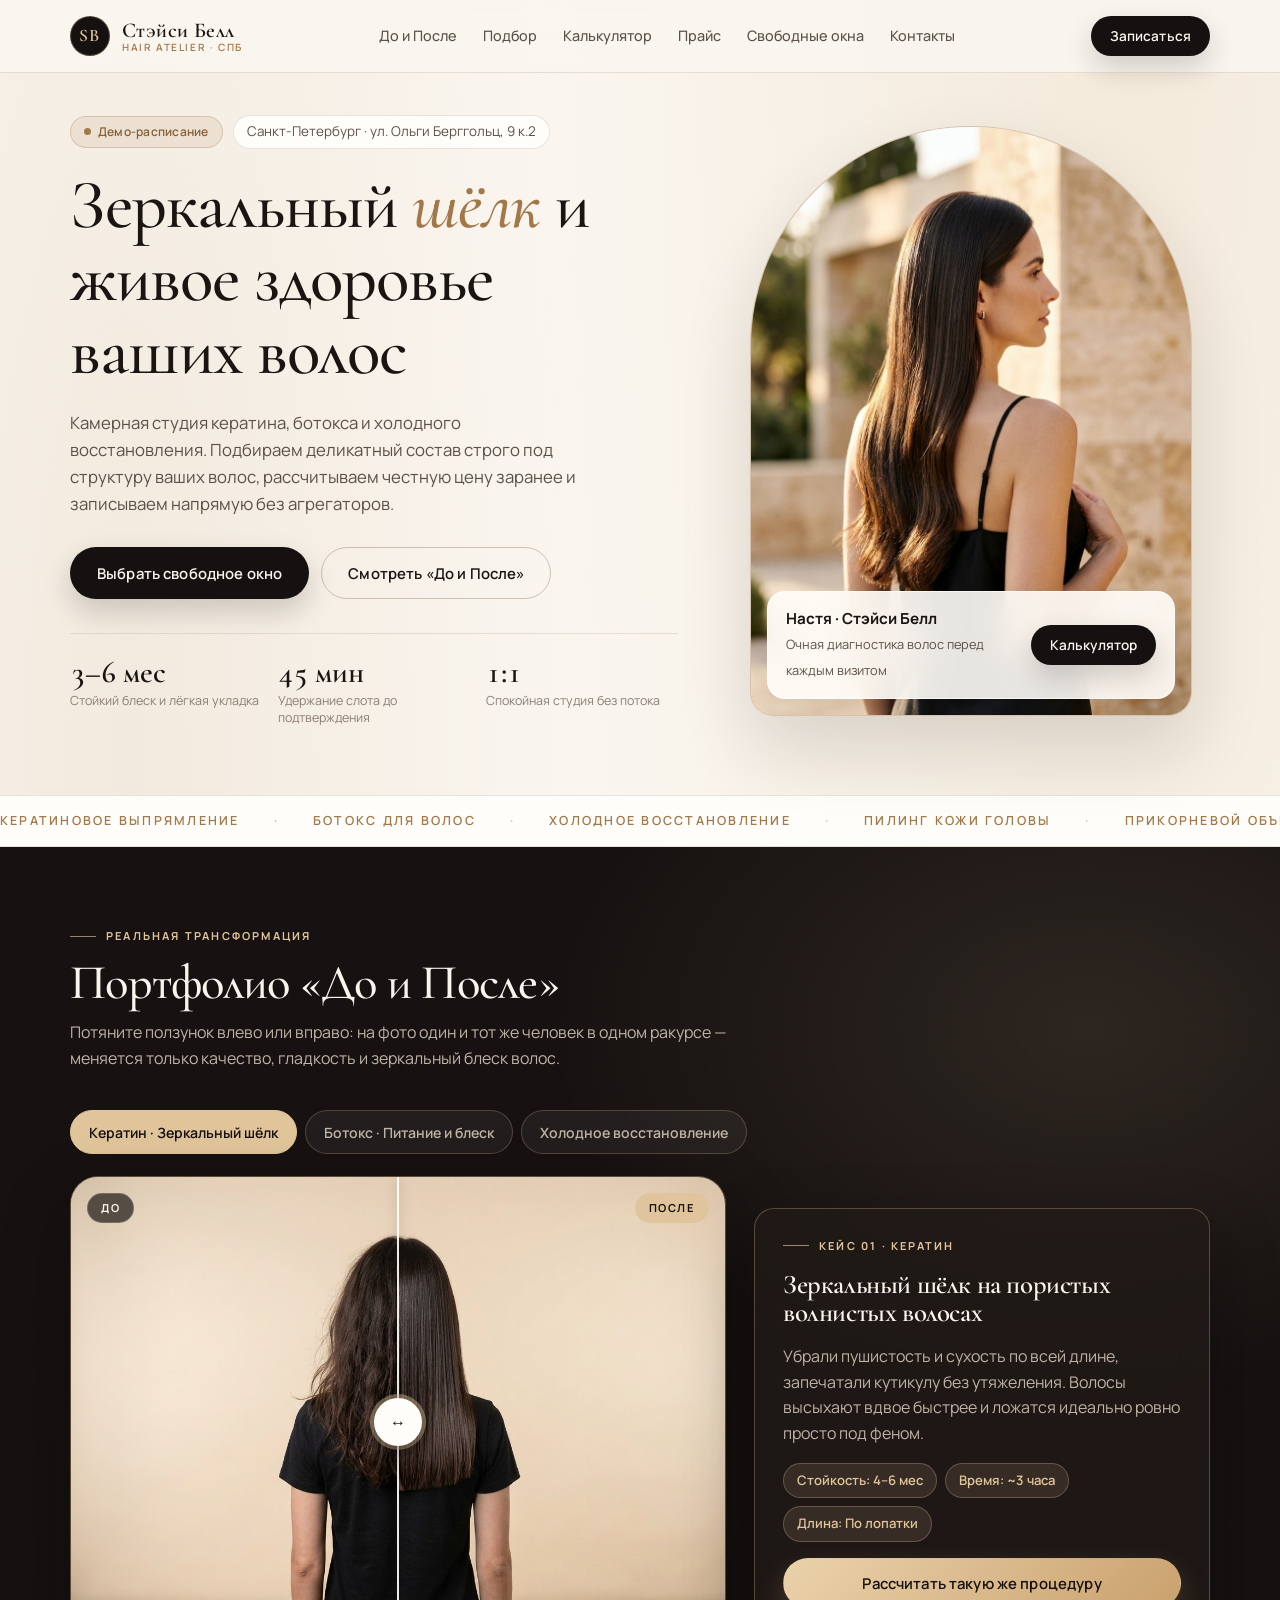
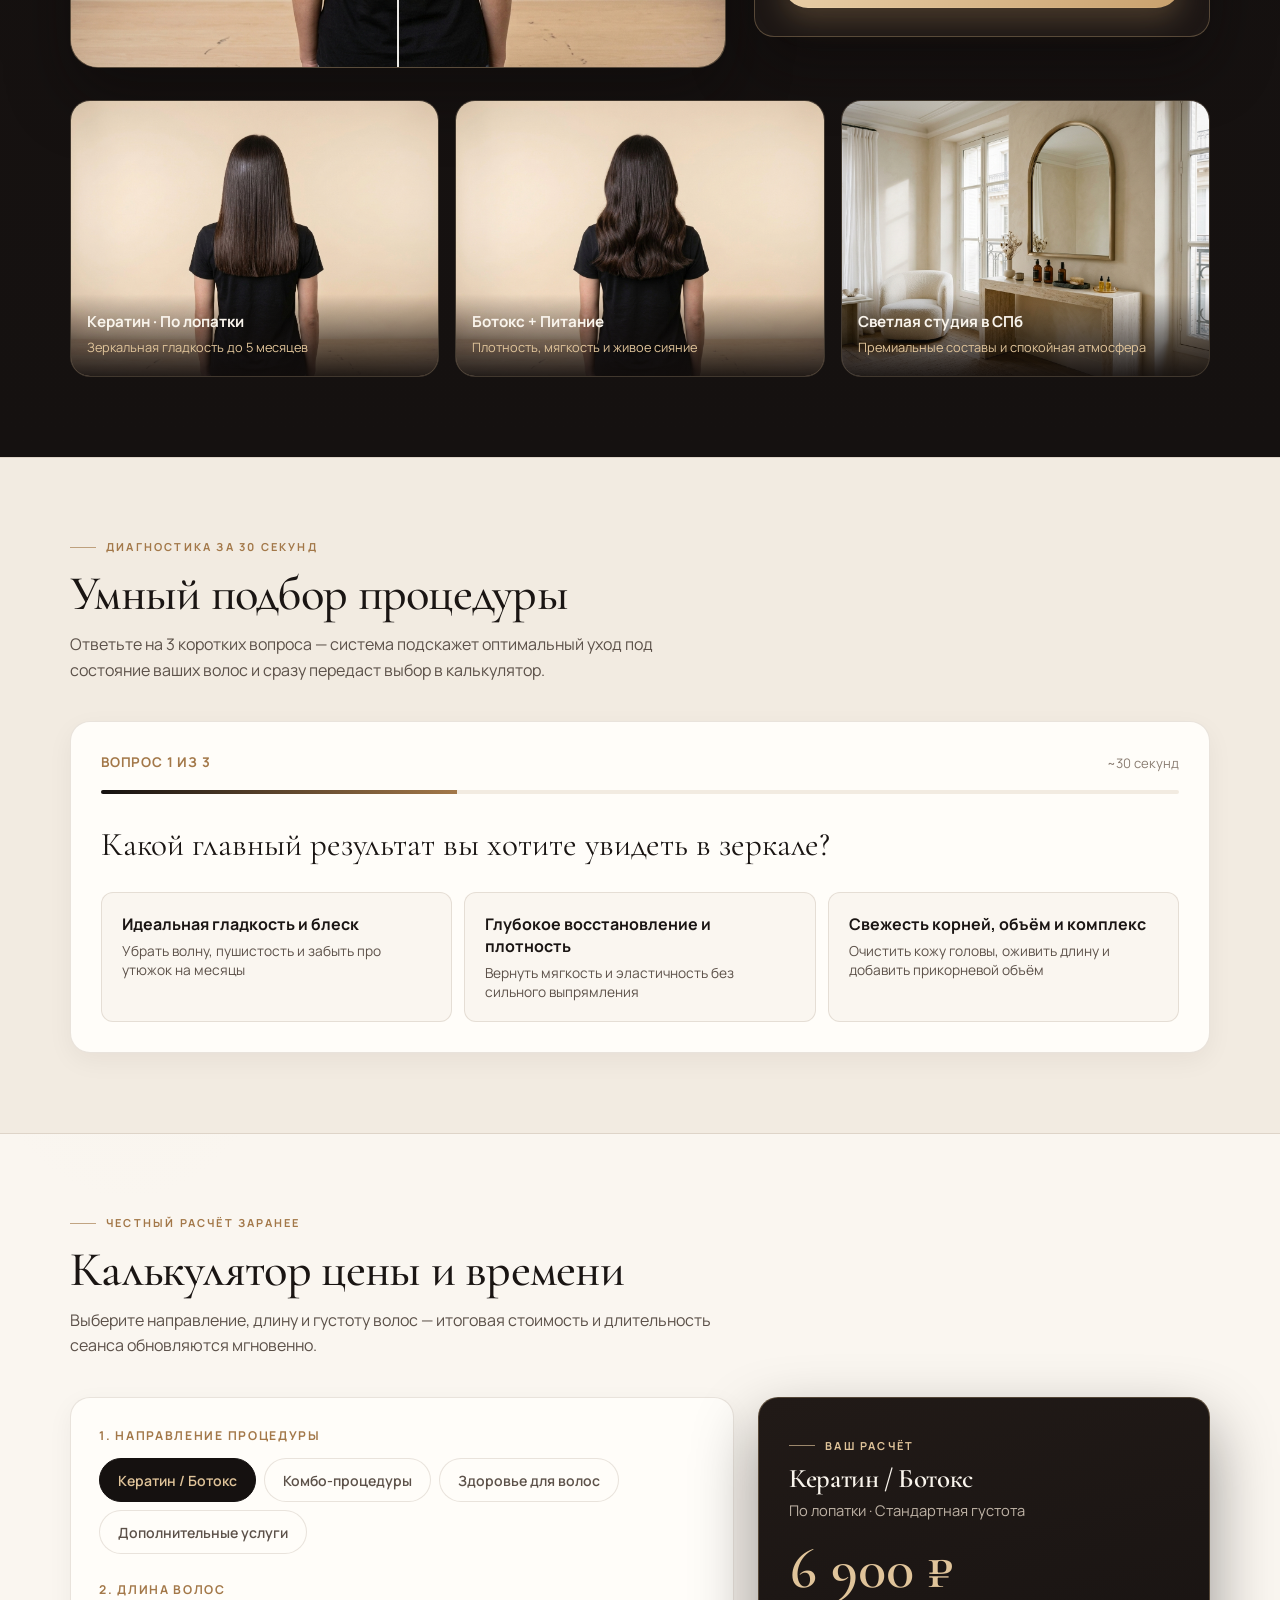
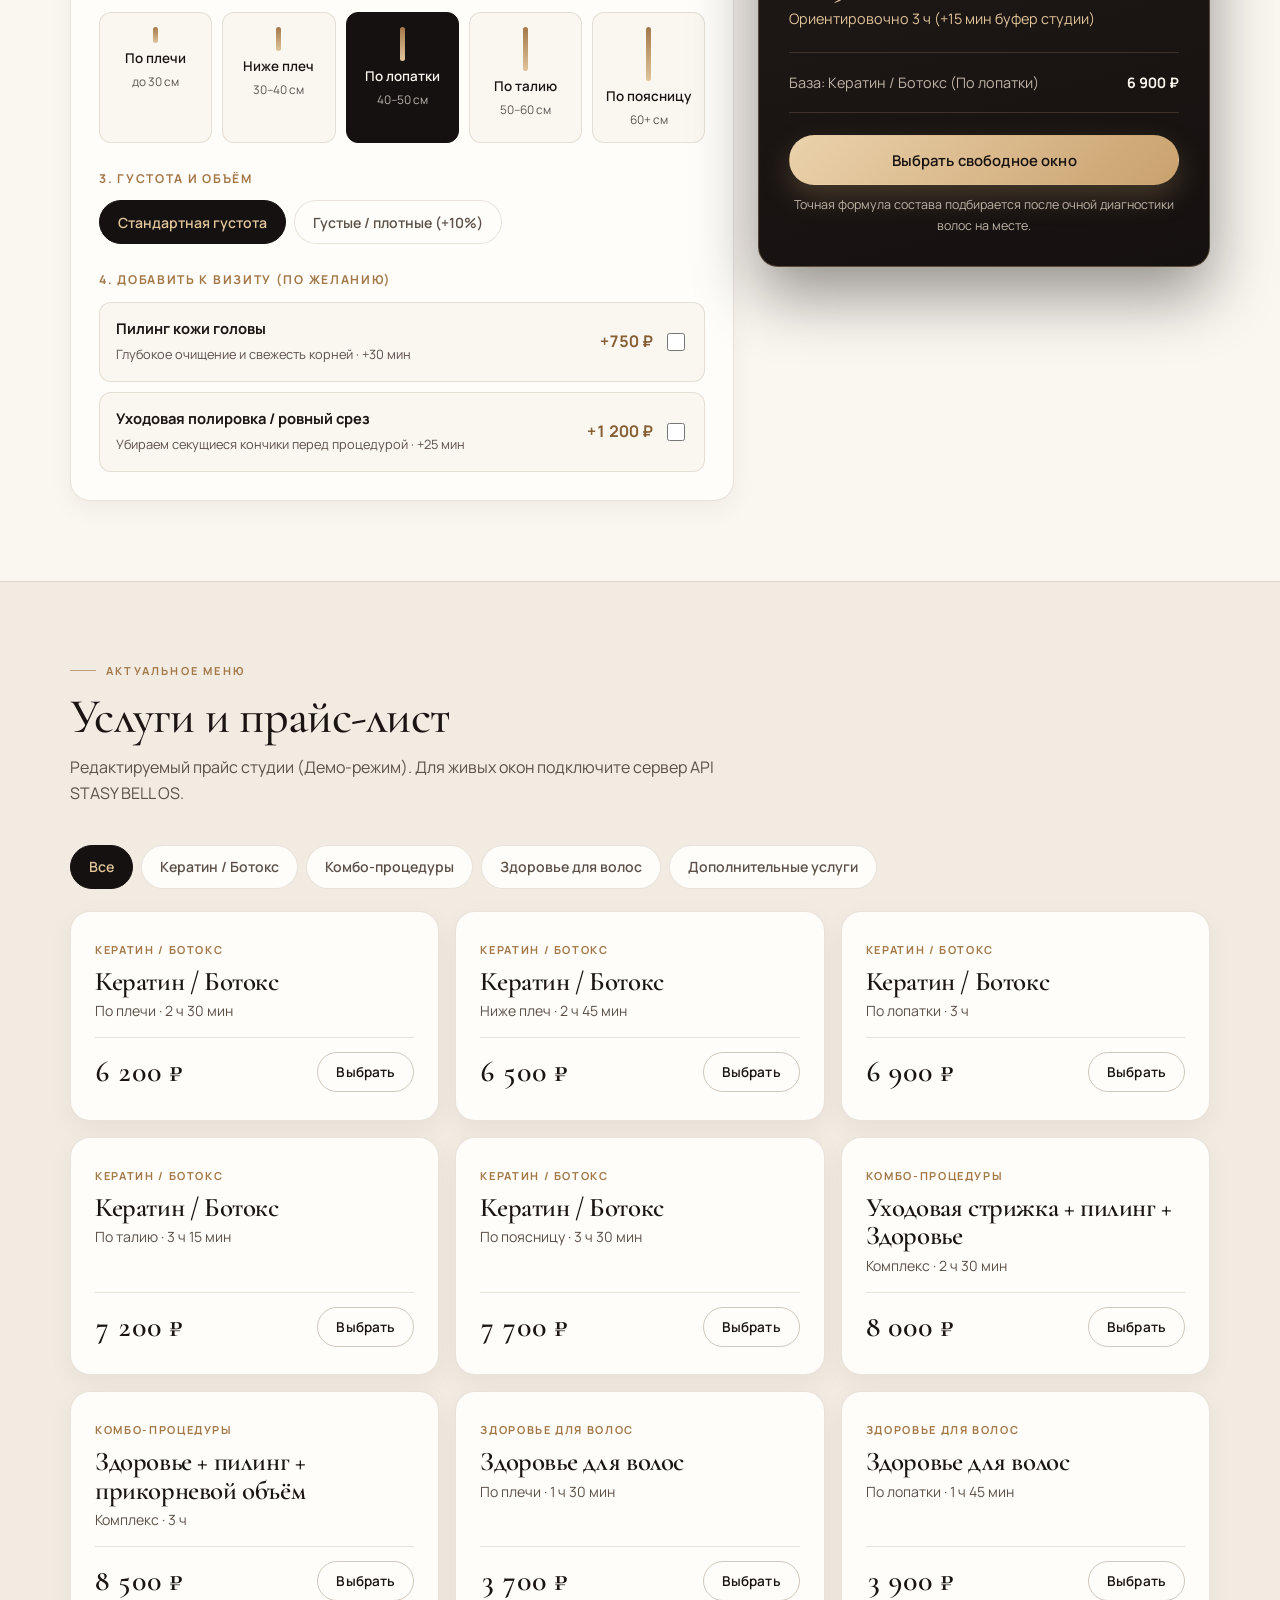
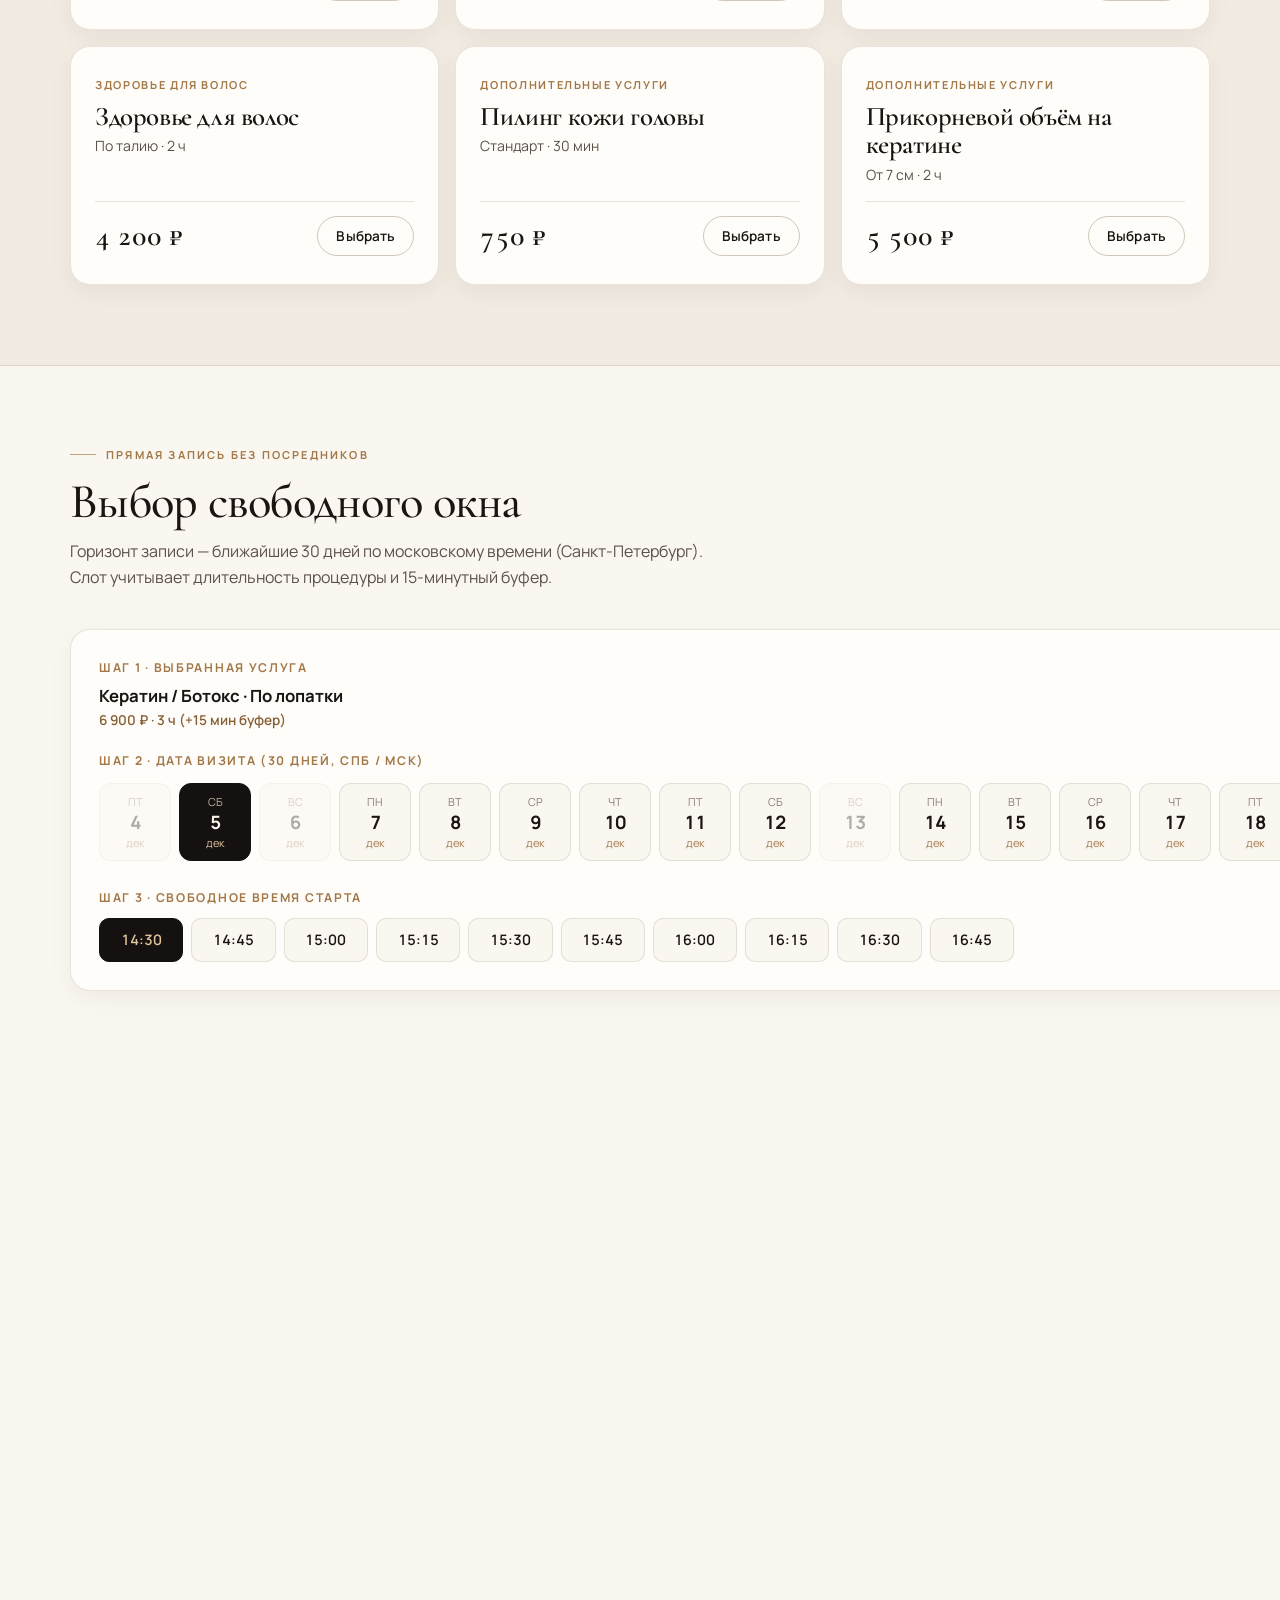
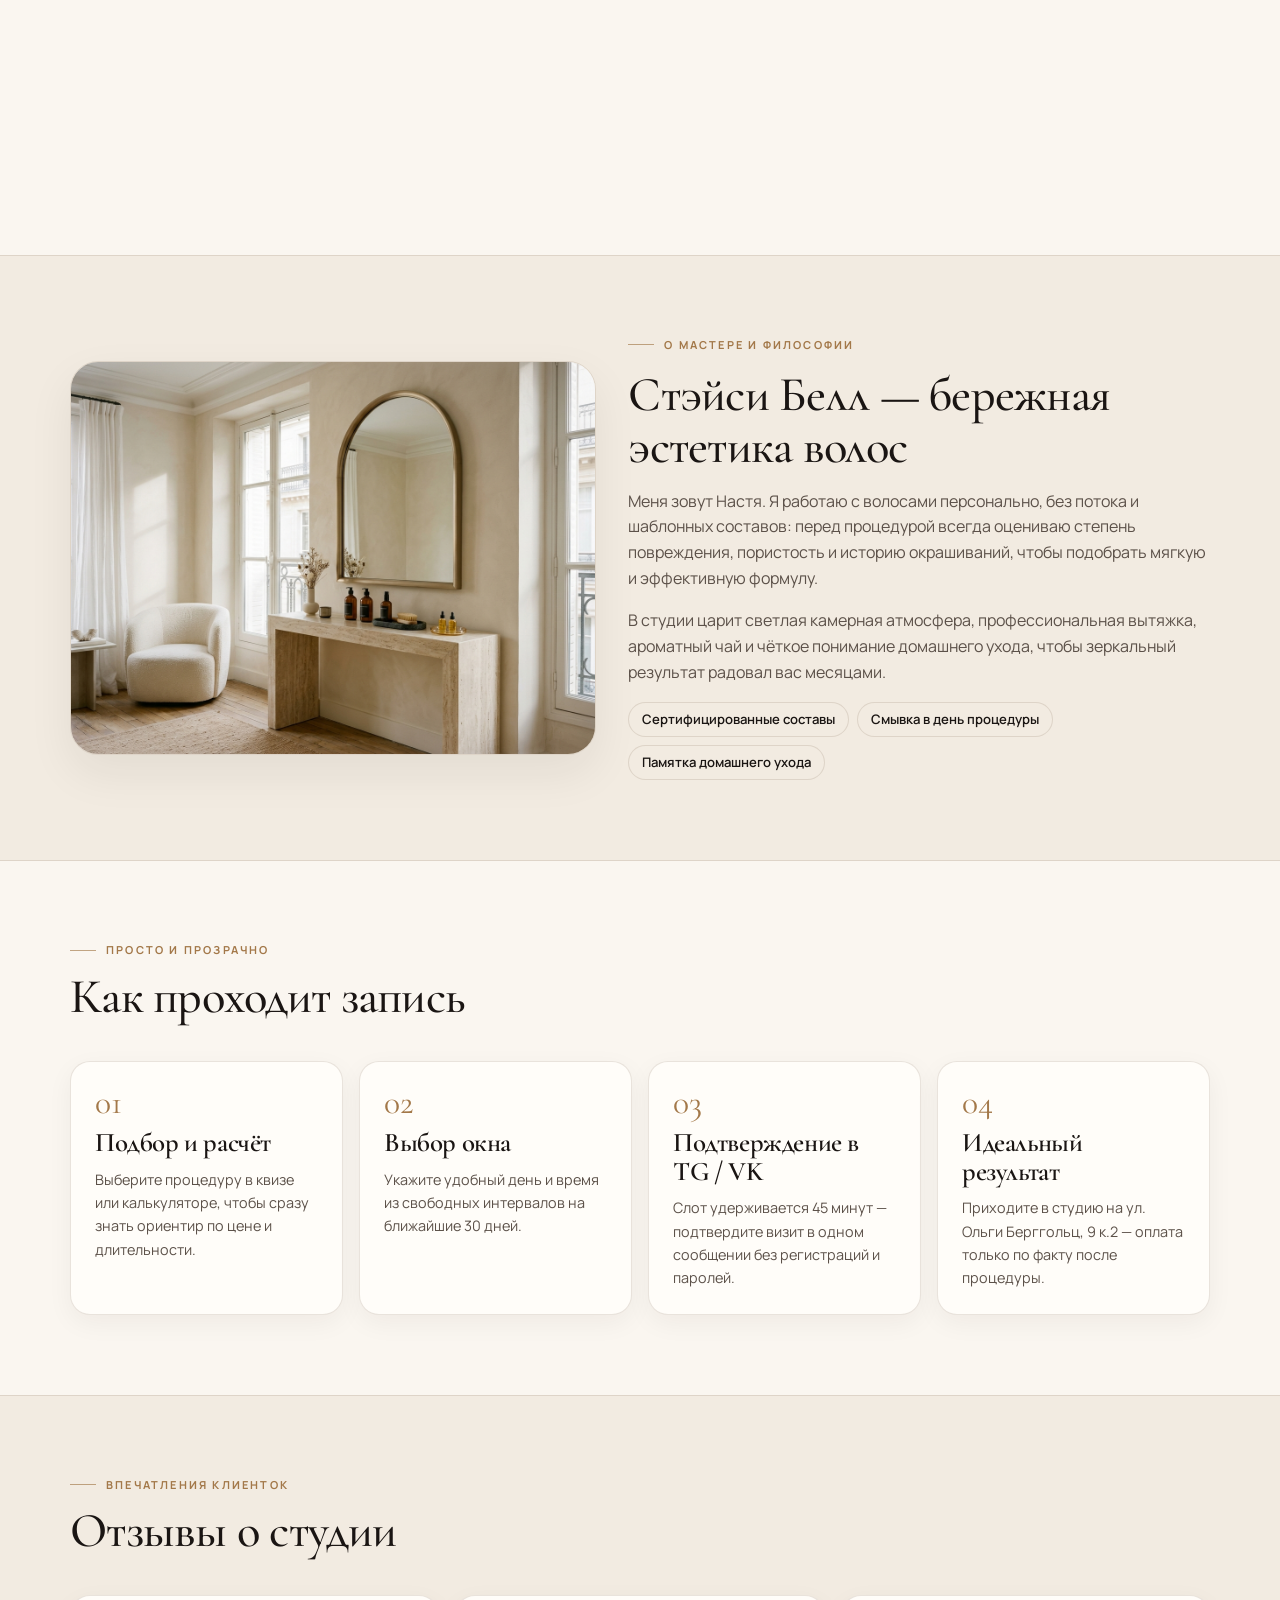
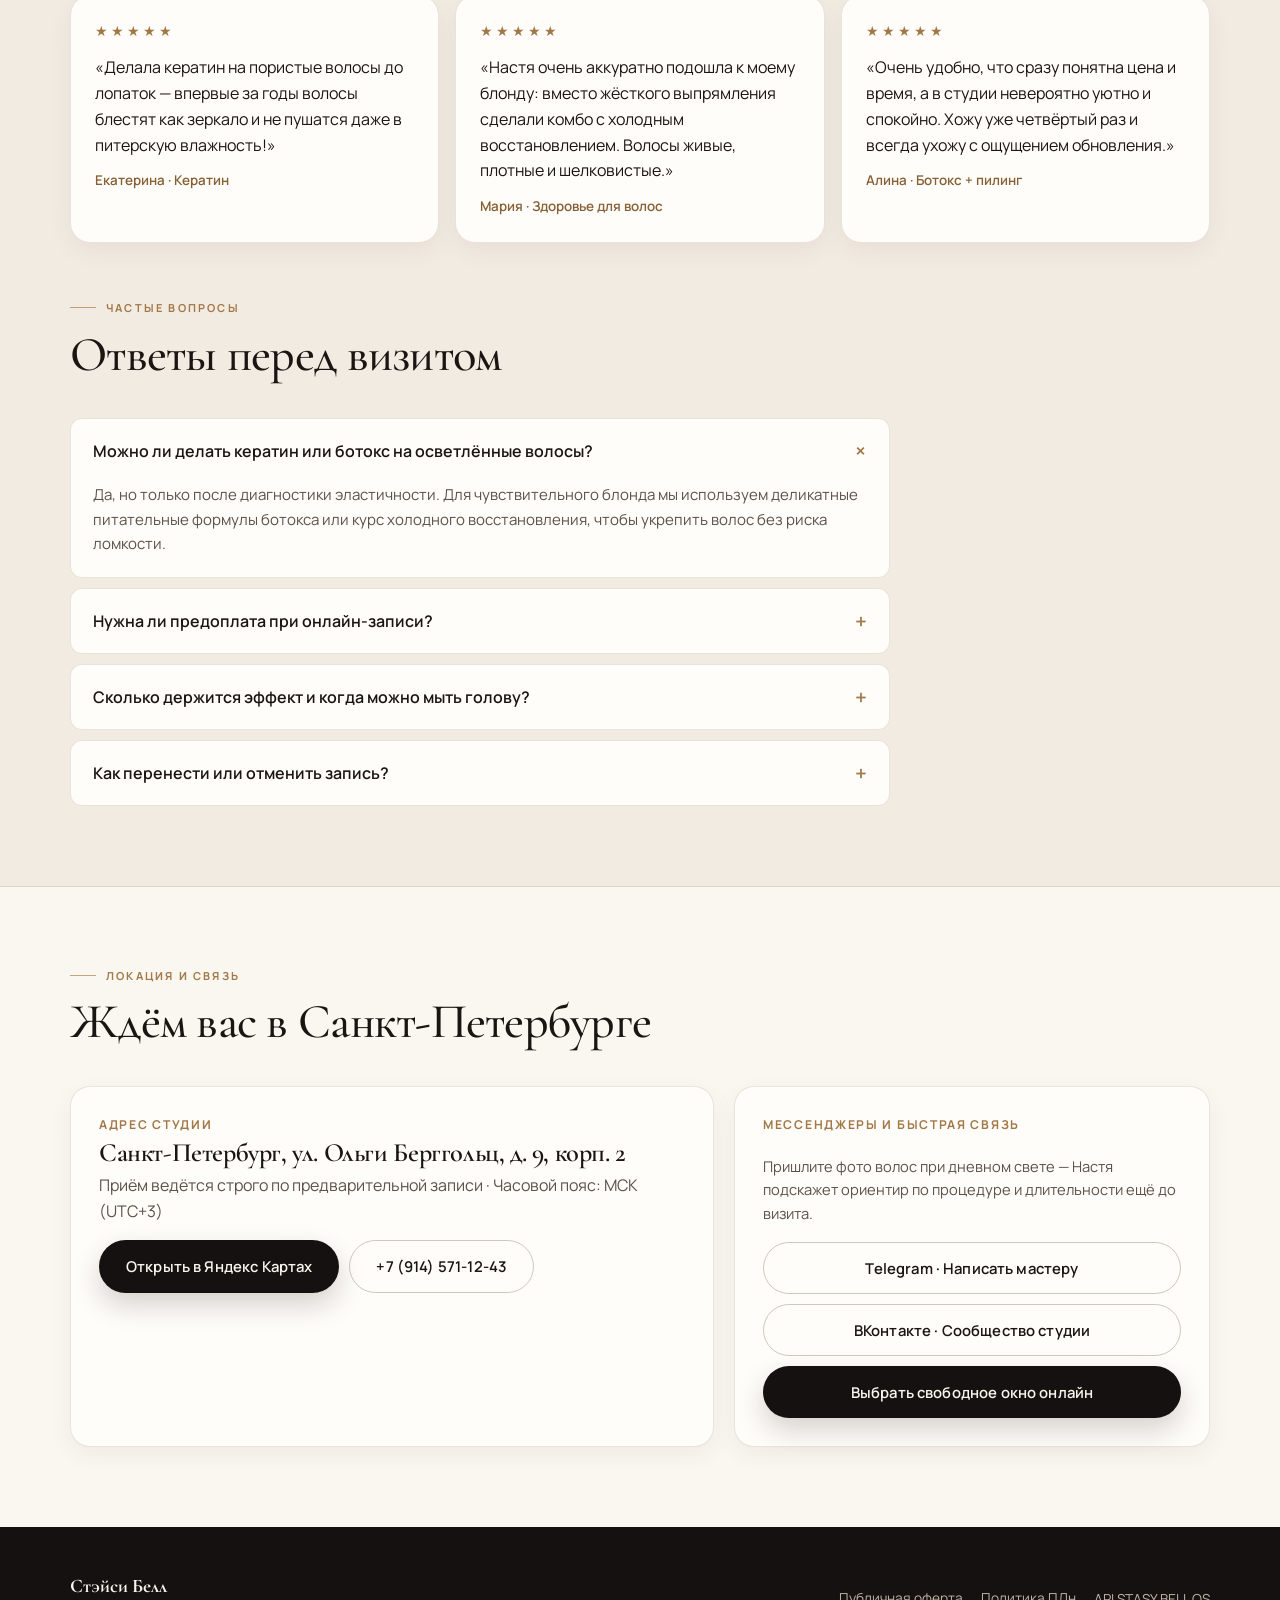
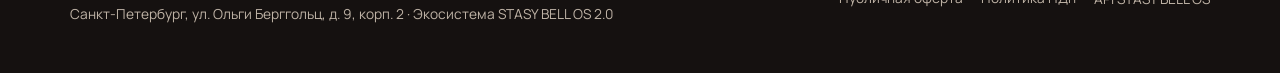
<file: website/index.html>
<!doctype html>
<html lang="ru">
<head>
  <meta charset="UTF-8" />
  <meta name="viewport" content="width=device-width, initial-scale=1.0" />
  <title>Стэйси Белл — Бутик ухода и восстановления волос | Санкт-Петербург</title>
  <meta name="description" content="Стэйси Белл — бутик-студия кератина, ботокса и холодного восстановления волос в Санкт-Петербурге (ул. Ольги Берггольц, 9, корп. 2). Калькулятор цены, До/После и онлайн-запись." />
  <meta property="og:title" content="Стэйси Белл — Уход и восстановление волос | СПб" />
  <meta property="og:description" content="Зеркальная гладкость, кератин, ботокс и восстановление волос премиальными составами. Онлайн-калькулятор, До/После и выбор свободного окна." />
  <meta property="og:type" content="website" />
  <meta property="og:locale" content="ru_RU" />
  <meta property="og:image" content="assets/hero-silk.jpg" />
  <meta name="theme-color" content="#faf6f0" />
  <link rel="icon" type="image/svg+xml" href="data:image/svg+xml,%3Csvg xmlns='http://www.w3.org/2000/svg' viewBox='0 0 64 64'%3E%3Crect width='64' height='64' rx='32' fill='%23151110'/%3E%3Crect x='3' y='3' width='58' height='58' rx='29' fill='none' stroke='%23E0C49A' stroke-width='2'/%3E%3Ctext x='32' y='40' text-anchor='middle' font-family='Georgia,serif' font-size='25' font-weight='600' fill='%23E0C49A'%3ESB%3C/text%3E%3C/svg%3E" />
  <link rel="preconnect" href="https://fonts.googleapis.com" />
  <link rel="preconnect" href="https://fonts.gstatic.com" crossorigin />
  <link href="https://fonts.googleapis.com/css2?family=Cormorant+Garamond:ital,wght@0,500;0,600;0,700;1,500&family=Manrope:wght@400;500;600;700&display=swap" rel="stylesheet" />
  <link rel="stylesheet" href="styles.css" />
  <script type="application/ld+json">
  {
    "@context": "https://schema.org",
    "@type": "BeautySalon",
    "name": "Стэйси Белл",
    "description": "Бутик-студия ухода и восстановления волос: кератин, ботокс, холодное восстановление, пилинг кожи головы в Санкт-Петербурге.",
    "address": {
      "@type": "PostalAddress",
      "streetAddress": "ул. Ольги Берггольц, д. 9, корп. 2",
      "addressLocality": "Санкт-Петербург",
      "addressCountry": "RU"
    },
    "telephone": "+79145711243",
    "url": "https://stasy-bell-studio.github.io/stasy-bell-hair-studio/",
    "priceRange": "₽₽"
  }
  </script>
</head>
<body>
  <!-- Translucent Silk Ivory Navigation -->
  <header class="navbar">
    <div class="container navbar-inner">
      <a href="#top" class="brand" aria-label="Стэйси Белл — на главную">
        <span class="brand-mark">SB</span>
        <span class="brand-text">
          <span class="brand-title">Стэйси Белл</span>
          <span class="brand-sub">Hair Atelier · СПб</span>
        </span>
      </a>

      <nav class="nav-links" aria-label="Основная навигация">
        <a href="#portfolio">До и После</a>
        <a href="#quiz">Подбор</a>
        <a href="#calculator">Калькулятор</a>
        <a href="#services">Прайс</a>
        <a href="#booking">Свободные окна</a>
        <a href="#contacts">Контакты</a>
      </nav>

      <div class="nav-actions">
        <a href="#booking" class="btn btn-primary btn-sm">Записаться</a>
        <button type="button" class="menu-toggle" id="menuToggle" aria-label="Открыть меню" aria-expanded="false">
          <svg width="20" height="20" viewBox="0 0 24 24" fill="none" stroke="currentColor" stroke-width="2">
            <line x1="4" y1="7" x2="20" y2="7" />
            <line x1="4" y1="12" x2="20" y2="12" />
            <line x1="4" y1="17" x2="20" y2="17" />
          </svg>
        </button>
      </div>
    </div>

    <div class="mobile-drawer" id="mobileDrawer">
      <div class="mobile-drawer-links">
        <a href="#portfolio">Портфолио До и После</a>
        <a href="#quiz">Умный подбор за 3 вопроса</a>
        <a href="#calculator">Калькулятор цены и времени</a>
        <a href="#services">Прайс-лист</a>
        <a href="#booking">Выбрать свободное окно</a>
        <a href="#reviews">Отзывы и FAQ</a>
        <a href="#contacts">Адрес и контакты</a>
      </div>
      <a href="#booking" class="btn btn-primary btn-block">Выбрать свободное окно</a>
    </div>
  </header>

  <main id="top">
    <!-- Luminous Editorial Hero -->
    <section class="hero">
      <div class="container hero-grid">
        <div>
          <div class="hero-badges">
            <span class="mode-pill" id="dataModeBadge">
              <span class="dot"></span>
              <span id="dataModeLabel">Демо-расписание</span>
            </span>
            <span class="hero-location">Санкт-Петербург · ул. Ольги Берггольц, 9 к.2</span>
          </div>

          <h1>Зеркальный <em>шёлк</em> и живое здоровье ваших волос</h1>
          <p class="hero-lead">
            Камерная студия кератина, ботокса и холодного восстановления. Подбираем деликатный состав строго под структуру ваших волос, рассчитываем честную цену заранее и записываем напрямую без агрегаторов.
          </p>

          <div class="hero-cta-row">
            <a href="#booking" class="btn btn-primary">Выбрать свободное окно</a>
            <a href="#portfolio" class="btn btn-outline">Смотреть «До и После»</a>
          </div>

          <div class="hero-metrics">
            <div class="metric-item">
              <span class="metric-value tabular">3–6 мес</span>
              <span class="metric-label">Стойкий блеск и лёгкая укладка</span>
            </div>
            <div class="metric-item">
              <span class="metric-value tabular">45 мин</span>
              <span class="metric-label">Удержание слота до подтверждения</span>
            </div>
            <div class="metric-item">
              <span class="metric-value tabular">1:1</span>
              <span class="metric-label">Спокойная студия без потока</span>
            </div>
          </div>
        </div>

        <div class="hero-visual">
          <div class="hero-arch">
            <img src="assets/hero-silk.jpg" alt="Зеркальный блеск и шелковистость волос после ухода в студии Стэйси Белл" />
            <div class="hero-floating-card">
              <div>
                <strong>Настя · Стэйси Белл</strong>
                <span>Очная диагностика волос перед каждым визитом</span>
              </div>
              <a href="#calculator" class="btn btn-primary btn-sm">Калькулятор</a>
            </div>
          </div>
        </div>
      </div>
    </section>

    <!-- Editorial Ticker -->
    <div class="marquee-strip" aria-hidden="true">
      <div class="marquee-track">
        <span>Кератиновое выпрямление</span>
        <span>Ботокс для волос</span>
        <span>Холодное восстановление</span>
        <span>Пилинг кожи головы</span>
        <span>Прикорневой объём</span>
        <span>Уходовая стрижка</span>
        <span>Кератиновое выпрямление</span>
        <span>Ботокс для волос</span>
        <span>Холодное восстановление</span>
        <span>Пилинг кожи головы</span>
        <span>Прикорневой объём</span>
        <span>Уходовая стрижка</span>
      </div>
    </div>

    <!-- Interactive Module 1: Before/After Museum Stage (Same Person Pixel-Locked!) -->
    <section class="section section-dark" id="portfolio">
      <div class="container">
        <div class="section-header reveal">
          <span class="eyebrow">Реальная трансформация</span>
          <h2>Портфолио «До и После»</h2>
          <p>Потяните ползунок влево или вправо: на фото один и тот же человек в одном ракурсе — меняется только качество, гладкость и зеркальный блеск волос.</p>
        </div>

        <div class="pill-group reveal" id="compareTabs" style="margin-bottom: 22px;"></div>

        <div class="compare-wrapper reveal">
          <div class="compare-stage" id="compareStage" aria-label="Сравнение волос одного клиента до и после процедуры">
            <img class="compare-img" id="compareAfterImg" src="assets/compare-after-keratin.jpg" alt="Волосы клиента после процедуры" />
            <div class="compare-before-layer" id="compareBeforeLayer">
              <img class="compare-img" id="compareBeforeImg" src="assets/compare-before.jpg" alt="Волосы того же клиента до процедуры" />
            </div>
            <span class="compare-badge before">До</span>
            <span class="compare-badge after">После</span>
            <div class="compare-divider" id="compareDivider"></div>
            <button
              type="button"
              class="compare-handle"
              id="compareHandle"
              role="slider"
              aria-label="Переместить границу сравнения До и После"
              aria-valuemin="5"
              aria-valuemax="95"
              aria-valuenow="50"
            >↔</button>
          </div>

          <div class="dark-glass-card compare-info">
            <span class="eyebrow" id="compareCaseTag">Кейс 01 · Кератин</span>
            <h3 id="compareCaseTitle">Зеркальный шёлк на пористых волнистых волосах</h3>
            <p id="compareCaseDesc" style="margin: 0; color: var(--ink-on-dark-muted);">
              Убрали пушистость и сухость по длине, запечатали кутикулу без утяжеления. Волосы сохнут вдвое быстрее и ложатся ровно просто после фена.
            </p>
            <div class="quiz-result-meta" id="compareCaseSpecs"></div>
            <button type="button" class="btn btn-champagne" id="compareTryBtn">Рассчитать такую же процедуру</button>
          </div>
        </div>

        <div class="portfolio-gallery reveal">
          <figure class="gallery-card" style="margin: 0;">
            <img src="assets/compare-after-keratin.jpg" alt="Кератиновое выпрямление — эффект жидкого шёлка" loading="lazy" />
            <figcaption class="gallery-caption">
              <strong>Кератин · По лопатки</strong>
              <span>Зеркальная гладкость до 5 месяцев</span>
            </figcaption>
          </figure>
          <figure class="gallery-card" style="margin: 0;">
            <img src="assets/compare-after-botox.jpg" alt="Ботокс и холодное восстановление волос" loading="lazy" />
            <figcaption class="gallery-caption">
              <strong>Ботокс + Питание</strong>
              <span>Плотность, мягкость и живое сияние</span>
            </figcaption>
          </figure>
          <figure class="gallery-card" style="margin: 0;">
            <img src="assets/studio-interior.jpg" alt="Интерьер студии Стэйси Белл в Санкт-Петербурге" loading="lazy" />
            <figcaption class="gallery-caption">
              <strong>Светлая студия в СПб</strong>
              <span>Премиальные составы и спокойная атмосфера</span>
            </figcaption>
          </figure>
        </div>
      </div>
    </section>

    <!-- Interactive Module 2: 3-Question Smart Quiz -->
    <section class="section section-cashmere" id="quiz">
      <div class="container">
        <div class="section-header reveal">
          <span class="eyebrow">Диагностика за 30 секунд</span>
          <h2>Умный подбор процедуры</h2>
          <p>Ответьте на 3 коротких вопроса — система подскажет оптимальный уход под состояние ваших волос и сразу передаст выбор в калькулятор.</p>
        </div>

        <div class="luxe-card quiz-shell reveal" id="quizContainer"></div>
      </div>
    </section>

    <!-- Interactive Module 3: Price & Duration Calculator -->
    <section class="section" id="calculator">
      <div class="container">
        <div class="section-header reveal">
          <span class="eyebrow">Честный расчёт заранее</span>
          <h2>Калькулятор цены и времени</h2>
          <p>Выберите направление, длину и густоту волос — итоговая стоимость и длительность сеанса обновляются мгновенно.</p>
        </div>

        <div class="calc-layout reveal">
          <div class="luxe-card calc-controls">
            <div>
              <span class="control-label">1. Направление процедуры</span>
              <div class="pill-group" id="calcCategoryPills"></div>
            </div>

            <div id="calcLengthSection">
              <span class="control-label">2. Длина волос</span>
              <div class="length-grid" id="calcLengthGrid"></div>
            </div>

            <div>
              <span class="control-label">3. Густота и объём</span>
              <div class="pill-group" id="calcDensityPills">
                <button type="button" class="pill-btn active" data-density="standard">Стандартная густота</button>
                <button type="button" class="pill-btn" data-density="thick">Густые / плотные (+10%)</button>
              </div>
            </div>

            <div>
              <span class="control-label">4. Добавить к визиту (по желанию)</span>
              <div class="addon-list" id="calcAddonList"></div>
            </div>
          </div>

          <aside class="calc-summary">
            <div>
              <span class="eyebrow">Ваш расчёт</span>
              <h3 id="calcTitle" style="margin-top: 10px; color: var(--ink-on-dark);">Кератин / Ботокс</h3>
              <p id="calcSubtitle" style="color: var(--ink-on-dark-muted); margin: 6px 0 18px; font-size: 0.92rem;">По лопатки · Стандартная густота</p>

              <div class="calc-price-big tabular" id="calcTotalPrice">6 900 ₽</div>
              <div style="color: var(--accent-champagne); font-size: 0.9rem; margin-top: 8px;" id="calcTotalTime">
                Ориентировочно 3 ч (+15 мин буфер)
              </div>
            </div>

            <div class="calc-breakdown" id="calcBreakdown"></div>

            <div style="display: flex; flex-direction: column; gap: 10px;">
              <button type="button" class="btn btn-champagne btn-block" id="calcBookBtn">
                Выбрать свободное окно
              </button>
              <span style="font-size: 0.78rem; color: var(--ink-on-dark-muted); text-align: center;">
                Точная формула состава подбирается после очной диагностики волос на месте.
              </span>
            </div>
          </aside>
        </div>
      </div>
    </section>

    <!-- Full Service Menu (Synced with STASY BELL OS) -->
    <section class="section section-cashmere" id="services">
      <div class="container">
        <div class="section-header reveal">
          <span class="eyebrow">Актуальное меню</span>
          <h2>Услуги и прайс-лист</h2>
          <p id="servicesSyncNote">Каталог синхронизирован с системой STASY BELL OS. Нажмите на любую услугу, чтобы сразу перейти к свободным окнам.</p>
        </div>

        <div class="pill-group reveal" id="servicesFilterPills" style="margin-bottom: 22px;"></div>
        <div class="services-grid reveal" id="servicesGrid"></div>
      </div>
    </section>

    <!-- Interactive Module 4: Live Slot Picker & Unified Booking -->
    <section class="section" id="booking">
      <div class="container">
        <div class="section-header reveal">
          <span class="eyebrow">Прямая запись без посредников</span>
          <h2>Выбор свободного окна</h2>
          <p>Горизонт записи — ближайшие 30 дней по московскому времени (Санкт-Петербург). Слот учитывает длительность процедуры и 15-минутный буфер.</p>
        </div>

        <div class="booking-grid reveal">
          <!-- Left: Date & Slot Selection -->
          <div class="luxe-card booking-panel">
            <div style="display: flex; flex-wrap: wrap; align-items: center; justify-content: space-between; gap: 10px;">
              <div>
                <span class="control-label" style="margin-bottom: 4px;">Шаг 1 · Выбранная услуга</span>
                <strong id="bookingServiceSummary" style="font-size: 1.05rem;">Кератин / Ботокс · По лопатки</strong>
                <div id="bookingServiceMeta" style="font-size: 0.85rem; color: var(--accent-bronze-dark); font-weight: 600;">6 900 ₽ · 180 мин + 15 мин буфер</div>
              </div>
              <a href="#calculator" class="btn btn-outline btn-sm">Изменить</a>
            </div>

            <div>
              <span class="control-label">Шаг 2 · Дата визита (30 дней, СПб / МСК)</span>
              <div class="date-rail" id="bookingDateRail" role="listbox" aria-label="Доступные даты"></div>
            </div>

            <div>
              <div style="display: flex; align-items: center; justify-content: space-between; gap: 10px; margin-bottom: 10px;">
                <span class="control-label" style="margin: 0;">Шаг 3 · Свободное время старта</span>
                <span id="slotsStatusHint" style="font-size: 0.8rem; color: var(--ink-muted);"></span>
              </div>
              <div class="slots-grid" id="bookingSlotsGrid"></div>
            </div>
          </div>

          <!-- Right: Client Details & Confirmation -->
          <div class="luxe-card booking-panel" id="bookingFormPanel">
            <form id="bookingForm" novalidate style="display: flex; flex-direction: column; gap: 14px;">
              <div>
                <span class="control-label" style="margin-bottom: 4px;">Шаг 4 · Контакты и подтверждение</span>
                <p style="margin: 0; font-size: 0.84rem; color: var(--ink-secondary);">
                  После отправки слот удерживается 45 минут до вашего подтверждения в Telegram или ВКонтакте.
                </p>
              </div>

              <div class="field">
                <label for="clientName">Ваше имя *</label>
                <input id="clientName" name="clientName" type="text" required placeholder="Например, Анна" autocomplete="given-name" />
              </div>

              <div class="field">
                <label for="clientContact">Телефон или @username в Telegram / VK *</label>
                <input id="clientContact" name="clientContact" type="text" required placeholder="+7 9XX XXX-XX-XX или @username" autocomplete="tel" />
              </div>

              <div class="field">
                <label>Удобный канал подтверждения</label>
                <div class="pill-group" id="channelPills">
                  <button type="button" class="pill-btn active" data-channel="telegram">Telegram</button>
                  <button type="button" class="pill-btn" data-channel="vk">ВКонтакте</button>
                  <button type="button" class="pill-btn" data-channel="phone">Звонок</button>
                </div>
              </div>

              <div class="field">
                <label for="clientComment">Комментарий о волосах (необязательно)</label>
                <textarea id="clientComment" name="clientComment" rows="2" placeholder="Окрашивание, блонд, пожелания по составу..."></textarea>
              </div>

              <label class="consent-row">
                <input type="checkbox" id="pdConsent" />
                <span>
                  Я соглашаюсь с <a href="policy.html">Политикой обработки персональных данных</a> и
                  <a href="offer.html">Публичной офертой</a> для оформления записи.
                </span>
              </label>

              <div id="bookingError" style="display: none; color: var(--danger); font-size: 0.86rem; font-weight: 600;"></div>

              <button type="submit" class="btn btn-primary btn-block" id="bookingSubmitBtn">
                Забронировать слот
              </button>

              <div style="display: flex; flex-wrap: wrap; gap: 8px; justify-content: center; padding-top: 4px;">
                <a class="btn btn-outline btn-sm" href="https://t.me/+79145711243" target="_blank" rel="noopener">Написать в Telegram</a>
                <a class="btn btn-outline btn-sm" href="tel:+79145711243">Позвонить мастеру</a>
              </div>
            </form>

            <div id="bookingResultContainer" style="display: none;"></div>
          </div>
        </div>
      </div>
    </section>

    <!-- About Studio & Master -->
    <section class="section section-cashmere" id="about">
      <div class="container about-grid reveal">
        <div class="about-photo">
          <img src="assets/studio-interior.jpg" alt="Светлый интерьер студии Стэйси Белл" loading="lazy" />
        </div>
        <div style="display: flex; flex-direction: column; gap: 16px;">
          <span class="eyebrow">О мастере и философии</span>
          <h2>Стэйси Белл — бережная эстетика волос</h2>
          <p style="margin: 0; color: var(--ink-secondary);">
            Меня зовут Настя. Я работаю с волосами персонально, без потока и шаблонных составов: перед процедурой всегда оцениваю степень повреждения, пористость и историю окрашиваний, чтобы подобрать мягкую и эффективную формулу.
          </p>
          <p style="margin: 0; color: var(--ink-secondary);">
            В студии царит светлая камерная атмосфера, профессиональная вытяжка, ароматный чай и чёткое понимание домашнего ухода, чтобы зеркальный результат радовал вас месяцами.
          </p>
          <div class="quiz-result-meta">
            <span class="meta-chip">Сертифицированные составы</span>
            <span class="meta-chip">Смывка в день процедуры</span>
            <span class="meta-chip">Памятка домашнего ухода</span>
          </div>
        </div>
      </div>
    </section>

    <!-- How Booking Works -->
    <section class="section">
      <div class="container">
        <div class="section-header reveal">
          <span class="eyebrow">Просто и прозрачно</span>
          <h2>Как проходит запись</h2>
        </div>

        <div class="steps-grid reveal">
          <div class="luxe-card step-card">
            <span class="step-num">01</span>
            <h3>Подбор и расчёт</h3>
            <p style="margin: 0; color: var(--ink-secondary); font-size: 0.9rem;">Выберите процедуру в квизе или калькуляторе, чтобы сразу знать ориентир по цене и длительности.</p>
          </div>
          <div class="luxe-card step-card">
            <span class="step-num">02</span>
            <h3>Выбор окна</h3>
            <p style="margin: 0; color: var(--ink-secondary); font-size: 0.9rem;">Укажите удобный день и время из свободных интервалов на ближайшие 30 дней.</p>
          </div>
          <div class="luxe-card step-card">
            <span class="step-num">03</span>
            <h3>Подтверждение в TG / VK</h3>
            <p style="margin: 0; color: var(--ink-secondary); font-size: 0.9rem;">Слот удерживается 45 минут — подтвердите визит в одном сообщении без регистраций и паролей.</p>
          </div>
          <div class="luxe-card step-card">
            <span class="step-num">04</span>
            <h3>Идеальный результат</h3>
            <p style="margin: 0; color: var(--ink-secondary); font-size: 0.9rem;">Приходите в студию на ул. Ольги Берггольц, 9 к.2 — оплата только по факту после процедуры.</p>
          </div>
        </div>
      </div>
    </section>

    <!-- Reviews & FAQ -->
    <section class="section section-cashmere" id="reviews">
      <div class="container">
        <div class="section-header reveal">
          <span class="eyebrow">Впечатления клиенток</span>
          <h2>Отзывы о студии</h2>
        </div>

        <div class="reviews-grid reveal" style="margin-bottom: 56px;">
          <article class="luxe-card review-card">
            <div class="stars" aria-label="Оценка 5 из 5">★★★★★</div>
            <p style="margin: 0; color: var(--ink-primary);">«Делала кератин на пористые волосы до лопаток — впервые за годы волосы блестят как зеркало и не пушатся даже в питерскую влажность!»</p>
            <span style="font-size: 0.84rem; color: var(--accent-bronze-dark); font-weight: 600;">Екатерина · Кератин</span>
          </article>
          <article class="luxe-card review-card">
            <div class="stars" aria-label="Оценка 5 из 5">★★★★★</div>
            <p style="margin: 0; color: var(--ink-primary);">«Настя очень аккуратно подошла к моему блонду: вместо жёсткого выпрямления сделали комбо с холодным восстановлением. Волосы живые, плотные и шелковистые.»</p>
            <span style="font-size: 0.84rem; color: var(--accent-bronze-dark); font-weight: 600;">Мария · Здоровье для волос</span>
          </article>
          <article class="luxe-card review-card">
            <div class="stars" aria-label="Оценка 5 из 5">★★★★★</div>
            <p style="margin: 0; color: var(--ink-primary);">«Очень удобно, что сразу понятна цена и время, а в студии невероятно уютно и спокойно. Хожу уже четвёртый раз и всегда ухожу с ощущением обновления.»</p>
            <span style="font-size: 0.84rem; color: var(--accent-bronze-dark); font-weight: 600;">Алина · Ботокс + пилинг</span>
          </article>
        </div>

        <div class="section-header reveal">
          <span class="eyebrow">Частые вопросы</span>
          <h2>Ответы перед визитом</h2>
        </div>

        <div class="faq-list reveal" id="faqList">
          <div class="faq-item open">
            <button type="button" class="faq-trigger" aria-expanded="true">
              <span>Можно ли делать кератин или ботокс на осветлённые волосы?</span>
              <span class="faq-icon">+</span>
            </button>
            <div class="faq-body">
              Да, но только после диагностики эластичности. Для чувствительного блонда мы используем деликатные питательные формулы ботокса или курс холодного восстановления, чтобы укрепить волос без риска ломкости.
            </div>
          </div>
          <div class="faq-item">
            <button type="button" class="faq-trigger" aria-expanded="false">
              <span>Нужна ли предоплата при онлайн-записи?</span>
              <span class="faq-icon">+</span>
            </button>
            <div class="faq-body">
              Нет, онлайн-оплат на сайте нет. Вы оплачиваете процедуру напрямую мастеру по факту визита в студии.
            </div>
          </div>
          <div class="faq-item">
            <button type="button" class="faq-trigger" aria-expanded="false">
              <span>Сколько держится эффект и когда можно мыть голову?</span>
              <span class="faq-icon">+</span>
            </button>
            <div class="faq-body">
              Состав смывается прямо в студии, поэтому вы уходите с финальным чистым результатом. При правильном бессульфатном уходе кератин держится 4–6 месяцев, ботокс — 2–4 месяца.
            </div>
          </div>
          <div class="faq-item">
            <button type="button" class="faq-trigger" aria-expanded="false">
              <span>Как перенести или отменить запись?</span>
              <span class="faq-icon">+</span>
            </button>
            <div class="faq-body">
              Просто напишите Насте в Telegram или ВКонтакте, либо позвоните по телефону — желательно минимум за 24 часа, чтобы мы смогли предложить окно другой клиентке.
            </div>
          </div>
        </div>
      </div>
    </section>

    <!-- Contacts -->
    <section class="section" id="contacts">
      <div class="container">
        <div class="section-header reveal">
          <span class="eyebrow">Локация и связь</span>
          <h2>Ждём вас в Санкт-Петербурге</h2>
        </div>

        <div class="contacts-grid reveal">
          <div class="luxe-card contact-card">
            <div>
              <span class="control-label" style="margin-bottom: 4px;">Адрес студии</span>
              <h3 style="font-size: 1.65rem;">Санкт-Петербург, ул. Ольги Берггольц, д. 9, корп. 2</h3>
              <p style="margin: 6px 0 0; color: var(--ink-secondary);">Приём ведётся строго по предварительной записи · Часовой пояс: МСК (UTC+3)</p>
            </div>

            <div style="display: flex; flex-wrap: wrap; gap: 10px;">
              <a class="btn btn-primary" href="https://yandex.ru/maps/?text=%D0%A1%D0%B0%D0%BD%D0%BA%D1%82-%D0%9F%D0%B5%D1%82%D0%B5%D1%80%D0%B1%D1%83%D1%80%D0%B3%2C%20%D1%83%D0%BB.%20%D0%9E%D0%BB%D1%8C%D0%B3%D0%B8%20%D0%91%D0%B5%D1%80%D0%B3%D0%B3%D0%BE%D0%BB%D1%8C%D1%86%2C%209%20%D0%BA%D0%BE%D1%80%D0%BF.%202" target="_blank" rel="noopener">
                Открыть в Яндекс Картах
              </a>
              <a class="btn btn-outline" href="tel:+79145711243">+7 (914) 571-12-43</a>
            </div>
          </div>

          <div class="luxe-card contact-card">
            <span class="control-label" style="margin-bottom: 4px;">Мессенджеры и быстрая связь</span>
            <p style="margin: 0; color: var(--ink-secondary); font-size: 0.92rem;">
              Пришлите фото волос при дневном свете — Настя подскажет ориентир по процедуре и длительности ещё до визита.
            </p>
            <div style="display: flex; flex-direction: column; gap: 10px;">
              <a class="btn btn-outline btn-block" href="https://t.me/+79145711243" target="_blank" rel="noopener">Telegram · Написать мастеру</a>
              <a class="btn btn-outline btn-block" href="https://vk.com/" target="_blank" rel="noopener" id="vkContactLink">ВКонтакте · Сообщество студии</a>
              <a class="btn btn-primary btn-block" href="#booking">Выбрать свободное окно онлайн</a>
            </div>
          </div>
        </div>
      </div>
    </section>
  </main>

  <footer class="footer">
    <div class="container footer-inner">
      <div>
        <strong style="color: var(--ink-on-dark); font-family: var(--font-display); font-size: 1.2rem;">Стэйси Белл</strong>
        <div>Санкт-Петербург, ул. Ольги Берггольц, д. 9, корп. 2 · Экосистема STASY BELL OS 2.0</div>
      </div>
      <div class="footer-links">
        <a href="offer.html">Публичная оферта</a>
        <a href="policy.html">Политика ПДн</a>
        <button type="button" id="openApiConfigBtn">API STASY BELL OS</button>
      </div>
    </div>
  </footer>

  <!-- Mobile Sticky Action Bar -->
  <div class="sticky-mobile-cta" role="region" aria-label="Быстрые действия">
    <a href="#calculator" class="btn btn-outline btn-sm">Калькулятор</a>
    <a href="#booking" class="btn btn-primary btn-sm">Выбрать окно</a>
  </div>

  <!-- Optional API Connection Settings Modal for Owner -->
  <div class="modal-backdrop" id="apiConfigModal" role="dialog" aria-modal="true" aria-labelledby="apiModalTitle">
    <div class="luxe-card modal-box">
      <h3 id="apiModalTitle">Подключение к API STASY BELL OS</h3>
      <p style="margin: 0; font-size: 0.86rem; color: var(--ink-secondary);">
        Укажите HTTPS-адрес вашего FastAPI-сервера STASY BELL OS (например, <code>https://api.stasybell.ru</code>) и ссылки на Telegram-бота / VK-сообщество. Оставьте пустым для Демо-режима.
      </p>
      <div class="field">
        <label for="cfgApiUrl">URL сервера API (HTTPS)</label>
        <input id="cfgApiUrl" type="url" placeholder="https://api.example.com" />
      </div>
      <div class="field">
        <label for="cfgTgBot">Ссылка Telegram (бот или контакт)</label>
        <input id="cfgTgBot" type="url" placeholder="https://t.me/+79145711243" />
      </div>
      <div class="field">
        <label for="cfgVkUrl">Ссылка сообщества ВКонтакте</label>
        <input id="cfgVkUrl" type="url" placeholder="https://vk.com/stasybell" />
      </div>
      <div style="display: flex; justify-content: flex-end; gap: 10px; margin-top: 4px;">
        <button type="button" class="btn btn-outline btn-sm" id="closeApiConfigBtn">Закрыть</button>
        <button type="button" class="btn btn-primary btn-sm" id="saveApiConfigBtn">Сохранить и обновить</button>
      </div>
    </div>
  </div>

  <div class="toast" id="toast" role="status" aria-live="polite"></div>

  <script src="app.js" defer></script>
</body>
</html>
</file>
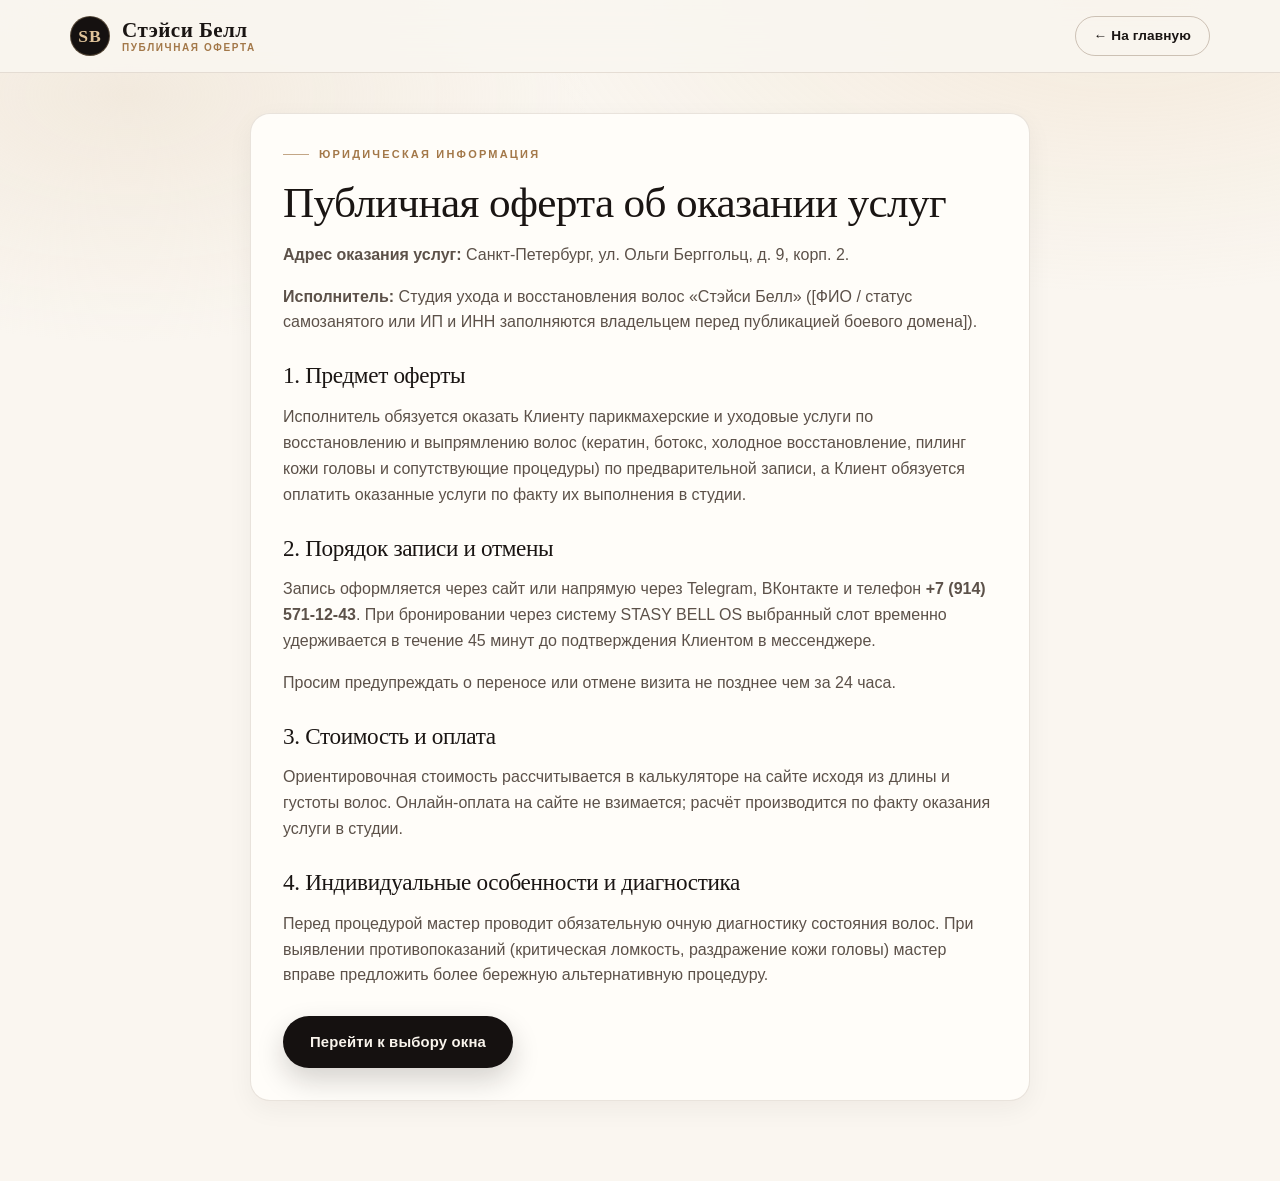
<file: website/offer.html>
<!doctype html>
<html lang="ru">
<head>
  <meta charset="UTF-8" />
  <meta name="viewport" content="width=device-width, initial-scale=1.0" />
  <title>Публичная оферта — Стэйси Белл</title>
  <link rel="stylesheet" href="styles.css" />
</head>
<body>
  <header class="navbar">
    <div class="container navbar-inner">
      <a href="index.html" class="brand">
        <span class="brand-mark">SB</span>
        <span class="brand-text">
          <span class="brand-title">Стэйси Белл</span>
          <span class="brand-sub">Публичная оферта</span>
        </span>
      </a>
      <a href="index.html" class="btn btn-outline btn-sm">← На главную</a>
    </div>
  </header>

  <main class="legal-container">
    <article class="luxe-card legal-card">
      <span class="eyebrow">Юридическая информация</span>
      <h1>Публичная оферта об оказании услуг</h1>
      <p><strong>Адрес оказания услуг:</strong> Санкт-Петербург, ул. Ольги Берггольц, д. 9, корп. 2.</p>
      <p><strong>Исполнитель:</strong> Студия ухода и восстановления волос «Стэйси Белл» ([ФИО / статус самозанятого или ИП и ИНН заполняются владельцем перед публикацией боевого домена]).</p>

      <h2>1. Предмет оферты</h2>
      <p>Исполнитель обязуется оказать Клиенту парикмахерские и уходовые услуги по восстановлению и выпрямлению волос (кератин, ботокс, холодное восстановление, пилинг кожи головы и сопутствующие процедуры) по предварительной записи, а Клиент обязуется оплатить оказанные услуги по факту их выполнения в студии.</p>

      <h2>2. Порядок записи и отмены</h2>
      <p>Запись оформляется через сайт или напрямую через Telegram, ВКонтакте и телефон <strong>+7 (914) 571-12-43</strong>. При бронировании через систему STASY BELL OS выбранный слот временно удерживается в течение 45 минут до подтверждения Клиентом в мессенджере.</p>
      <p>Просим предупреждать о переносе или отмене визита не позднее чем за 24 часа.</p>

      <h2>3. Стоимость и оплата</h2>
      <p>Ориентировочная стоимость рассчитывается в калькуляторе на сайте исходя из длины и густоты волос. Онлайн-оплата на сайте не взимается; расчёт производится по факту оказания услуги в студии.</p>

      <h2>4. Индивидуальные особенности и диагностика</h2>
      <p>Перед процедурой мастер проводит обязательную очную диагностику состояния волос. При выявлении противопоказаний (критическая ломкость, раздражение кожи головы) мастер вправе предложить более бережную альтернативную процедуру.</p>

      <div style="margin-top: 12px;">
        <a href="index.html#booking" class="btn btn-primary">Перейти к выбору окна</a>
      </div>
    </article>
  </main>
</body>
</html>
</file>
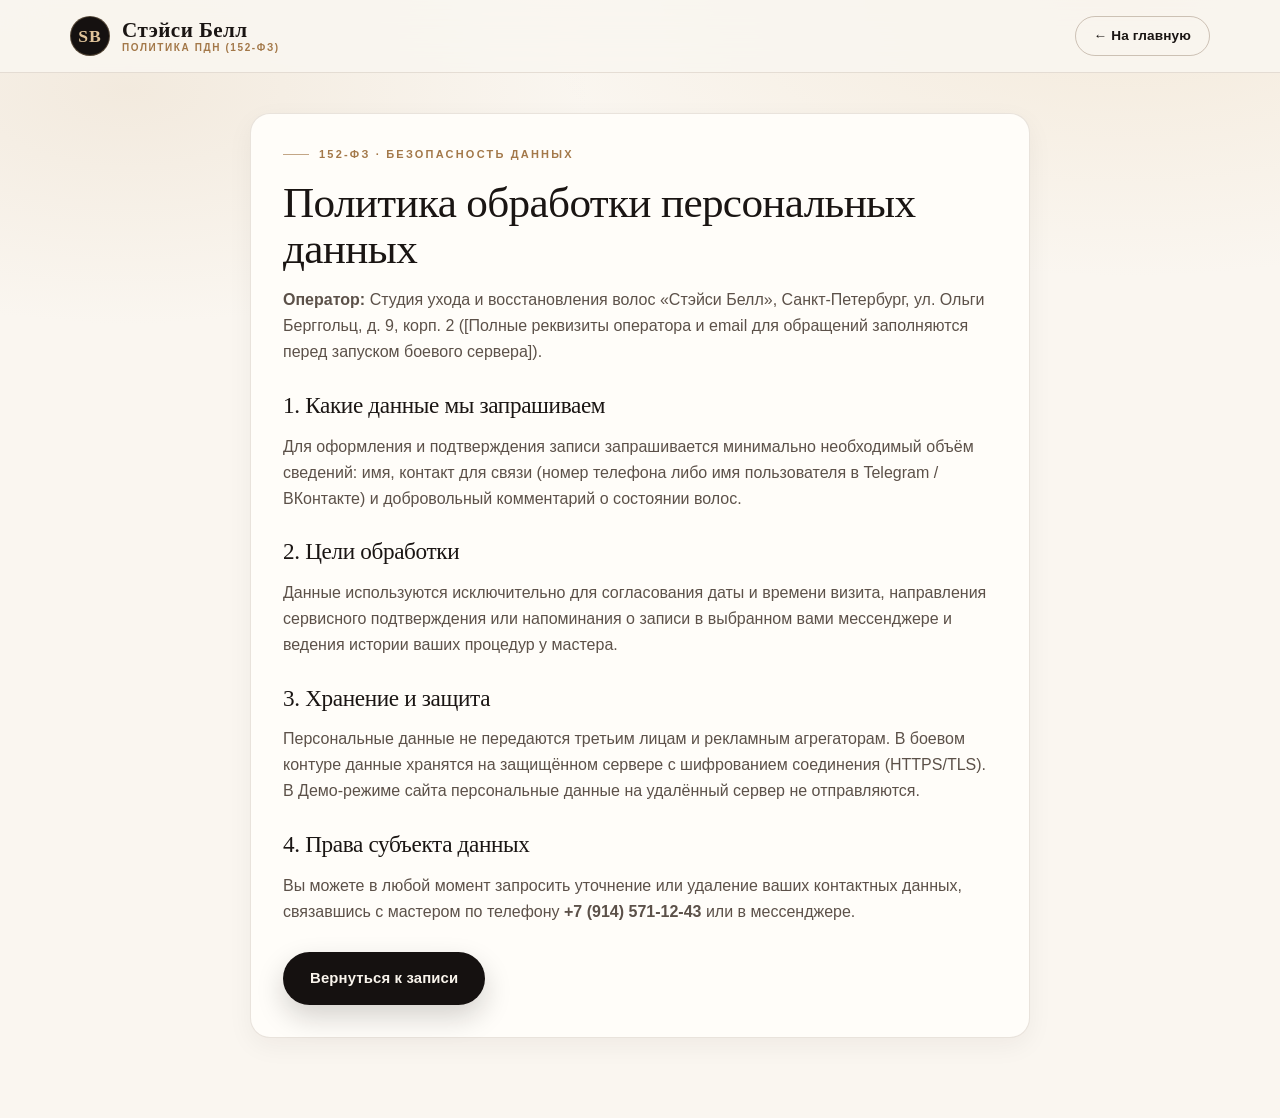
<file: website/policy.html>
<!doctype html>
<html lang="ru">
<head>
  <meta charset="UTF-8" />
  <meta name="viewport" content="width=device-width, initial-scale=1.0" />
  <title>Политика обработки персональных данных — Стэйси Белл</title>
  <link rel="stylesheet" href="styles.css" />
</head>
<body>
  <header class="navbar">
    <div class="container navbar-inner">
      <a href="index.html" class="brand">
        <span class="brand-mark">SB</span>
        <span class="brand-text">
          <span class="brand-title">Стэйси Белл</span>
          <span class="brand-sub">Политика ПДн (152-ФЗ)</span>
        </span>
      </a>
      <a href="index.html" class="btn btn-outline btn-sm">← На главную</a>
    </div>
  </header>

  <main class="legal-container">
    <article class="luxe-card legal-card">
      <span class="eyebrow">152-ФЗ · Безопасность данных</span>
      <h1>Политика обработки персональных данных</h1>
      <p><strong>Оператор:</strong> Студия ухода и восстановления волос «Стэйси Белл», Санкт-Петербург, ул. Ольги Берггольц, д. 9, корп. 2 ([Полные реквизиты оператора и email для обращений заполняются перед запуском боевого сервера]).</p>

      <h2>1. Какие данные мы запрашиваем</h2>
      <p>Для оформления и подтверждения записи запрашивается минимально необходимый объём сведений: имя, контакт для связи (номер телефона либо имя пользователя в Telegram / ВКонтакте) и добровольный комментарий о состоянии волос.</p>

      <h2>2. Цели обработки</h2>
      <p>Данные используются исключительно для согласования даты и времени визита, направления сервисного подтверждения или напоминания о записи в выбранном вами мессенджере и ведения истории ваших процедур у мастера.</p>

      <h2>3. Хранение и защита</h2>
      <p>Персональные данные не передаются третьим лицам и рекламным агрегаторам. В боевом контуре данные хранятся на защищённом сервере с шифрованием соединения (HTTPS/TLS). В Демо-режиме сайта персональные данные на удалённый сервер не отправляются.</p>

      <h2>4. Права субъекта данных</h2>
      <p>Вы можете в любой момент запросить уточнение или удаление ваших контактных данных, связавшись с мастером по телефону <strong>+7 (914) 571-12-43</strong> или в мессенджере.</p>

      <div style="margin-top: 12px;">
        <a href="index.html#booking" class="btn btn-primary">Вернуться к записи</a>
      </div>
    </article>
  </main>
</body>
</html>
</file>
<file: website/styles.css>
:root {
  /* Silk Alabaster, Velvet Espresso & Champagne Gold Editorial Palette */
  --bg-ivory: #faf6f0;
  --bg-cashmere: #f2ebe1;
  --bg-espresso: #151110;
  --bg-espresso-soft: #1f1917;
  --surface-white: #fffdf9;
  --surface-glass-light: rgba(255, 253, 249, 0.82);
  --surface-glass-dark: rgba(34, 27, 24, 0.72);
  --border-hairline: rgba(120, 95, 70, 0.16);
  --border-strong: rgba(120, 95, 70, 0.34);
  --border-gold: rgba(212, 178, 132, 0.32);
  --border-gold-strong: rgba(212, 178, 132, 0.62);
  --accent-bronze: #a37849;
  --accent-bronze-dark: #865f35;
  --accent-champagne: #e0c49a;
  --accent-cream: #f5ead9;
  --ink-primary: #1a1513;
  --ink-secondary: #5c5149;
  --ink-muted: #8b7e73;
  --ink-on-dark: #f9f4ec;
  --ink-on-dark-muted: #bfb3a6;
  --danger: #c64b4b;
  --success: #3e8a62;
  --radius-sm: 12px;
  --radius-md: 20px;
  --radius-lg: 28px;
  --radius-pill: 999px;
  --shadow-soft: 0 18px 46px rgba(34, 24, 16, 0.07);
  --shadow-card: 0 8px 26px rgba(34, 24, 16, 0.05);
  --shadow-dark: 0 28px 64px rgba(10, 7, 6, 0.42);
  --font-display: 'Cormorant Garamond', Georgia, 'Times New Roman', serif;
  --font-body: 'Manrope', 'Inter', -apple-system, BlinkMacSystemFont, 'Segoe UI', sans-serif;
  --container-max: 1180px;
}

*,
*::before,
*::after {
  box-sizing: border-box;
}

html {
  scroll-behavior: smooth;
  background: var(--bg-ivory);
  color: var(--ink-primary);
}

body {
  margin: 0;
  font-family: var(--font-body);
  font-size: 16px;
  line-height: 1.62;
  color: var(--ink-primary);
  background:
    radial-gradient(ellipse 75% 40% at 88% 0%, rgba(224, 196, 154, 0.24), transparent 62%),
    radial-gradient(ellipse 60% 35% at 10% 8%, rgba(235, 222, 204, 0.5), transparent 60%),
    var(--bg-ivory);
  min-height: 100vh;
  overflow-x: hidden;
  -webkit-font-smoothing: antialiased;
}

img {
  display: block;
  max-width: 100%;
}

a {
  color: inherit;
  text-decoration: none;
}

button,
input,
select,
textarea {
  font-family: inherit;
  color: inherit;
}

.tabular {
  font-variant-numeric: tabular-nums;
}

.container {
  width: 100%;
  max-width: var(--container-max);
  margin: 0 auto;
  padding: 0 20px;
}

/* ---------- Editorial Typography ---------- */
.eyebrow {
  display: inline-flex;
  align-items: center;
  gap: 10px;
  font-size: 11px;
  font-weight: 700;
  letter-spacing: 0.2em;
  text-transform: uppercase;
  color: var(--accent-bronze);
}

.eyebrow::before {
  content: '';
  width: 26px;
  height: 1px;
  background: currentColor;
  opacity: 0.65;
}

.section-dark .eyebrow {
  color: var(--accent-champagne);
}

h1,
h2,
h3,
.display-font {
  font-family: var(--font-display);
  font-weight: 600;
  line-height: 1.06;
  letter-spacing: -0.015em;
  margin: 0;
}

h1 {
  font-size: clamp(2.6rem, 5.4vw, 4.65rem);
  font-weight: 500;
}

h2 {
  font-size: clamp(2.05rem, 3.8vw, 3.25rem);
  font-weight: 500;
}

h3 {
  font-size: clamp(1.38rem, 2.1vw, 1.78rem);
}

.section-header {
  display: flex;
  flex-direction: column;
  gap: 12px;
  max-width: 660px;
  margin-bottom: 38px;
}

.section-header p {
  margin: 0;
  color: var(--ink-secondary);
  font-size: 1rem;
}

.section {
  padding: 80px 0;
  position: relative;
}

.section-cashmere {
  background: var(--bg-cashmere);
  border-top: 1px solid var(--border-hairline);
  border-bottom: 1px solid var(--border-hairline);
}

.section-dark {
  background:
    radial-gradient(ellipse 70% 50% at 85% 15%, rgba(224, 196, 154, 0.11), transparent 60%),
    linear-gradient(180deg, #171211 0%, var(--bg-espresso) 100%);
  color: var(--ink-on-dark);
}

.section-dark .section-header p {
  color: var(--ink-on-dark-muted);
}

/* ---------- Cards & Status Pills ---------- */
.luxe-card {
  background: var(--surface-white);
  border: 1px solid var(--border-hairline);
  border-radius: var(--radius-md);
  box-shadow: var(--shadow-card);
}

.dark-glass-card {
  background: var(--surface-glass-dark);
  backdrop-filter: blur(18px);
  -webkit-backdrop-filter: blur(18px);
  border: 1px solid var(--border-gold);
  border-radius: var(--radius-md);
  box-shadow: var(--shadow-dark);
  color: var(--ink-on-dark);
}

.mode-pill {
  display: inline-flex;
  align-items: center;
  gap: 7px;
  padding: 5px 13px;
  border-radius: var(--radius-pill);
  font-size: 12px;
  font-weight: 600;
  letter-spacing: 0.02em;
  background: rgba(163, 120, 73, 0.11);
  color: var(--accent-bronze-dark);
  border: 1px solid rgba(163, 120, 73, 0.28);
}

.mode-pill .dot {
  width: 7px;
  height: 7px;
  border-radius: 50%;
  background: var(--accent-bronze);
}

.mode-pill.is-live {
  background: rgba(62, 138, 98, 0.12);
  color: #266745;
  border-color: rgba(62, 138, 98, 0.32);
}

.mode-pill.is-live .dot {
  background: var(--success);
  box-shadow: 0 0 8px rgba(62, 138, 98, 0.6);
}

.dark-glass-card .mode-pill,
.section-dark .mode-pill {
  background: rgba(224, 196, 154, 0.14);
  color: var(--accent-champagne);
  border-color: rgba(224, 196, 154, 0.34);
}

/* ---------- Buttons ---------- */
.btn {
  display: inline-flex;
  align-items: center;
  justify-content: center;
  gap: 9px;
  min-height: 50px;
  padding: 13px 26px;
  border-radius: var(--radius-pill);
  border: 1px solid transparent;
  font-size: 0.93rem;
  font-weight: 600;
  letter-spacing: 0.01em;
  cursor: pointer;
  transition: transform 0.2s ease, box-shadow 0.2s ease, background 0.2s ease, border-color 0.2s ease, color 0.2s ease;
  text-align: center;
}

.btn:active {
  transform: translateY(1px) scale(0.99);
}

.btn-primary {
  background: var(--bg-espresso);
  color: var(--ink-on-dark);
  box-shadow: 0 12px 28px rgba(21, 17, 16, 0.18);
}

.btn-primary:hover {
  background: #2b2320;
  transform: translateY(-2px);
  box-shadow: 0 16px 34px rgba(21, 17, 16, 0.24);
}

.btn-champagne {
  background: linear-gradient(135deg, #ebd2ac 0%, #c9a16d 100%);
  color: #16110f;
  box-shadow: 0 12px 28px rgba(201, 161, 109, 0.26);
}

.btn-champagne:hover {
  transform: translateY(-2px);
  box-shadow: 0 16px 36px rgba(201, 161, 109, 0.38);
}

.btn-outline {
  background: transparent;
  border-color: var(--border-strong);
  color: var(--ink-primary);
}

.btn-outline:hover {
  border-color: var(--bg-espresso);
  background: rgba(21, 17, 16, 0.04);
}

.section-dark .btn-outline,
.dark-glass-card .btn-outline {
  border-color: var(--border-gold);
  color: var(--ink-on-dark);
}

.section-dark .btn-outline:hover,
.dark-glass-card .btn-outline:hover {
  border-color: var(--accent-champagne);
  background: rgba(224, 196, 154, 0.1);
}

.btn-sm {
  min-height: 40px;
  padding: 8px 18px;
  font-size: 0.85rem;
}

.btn-block {
  width: 100%;
}

.btn:disabled {
  opacity: 0.45;
  cursor: not-allowed;
  transform: none;
}

/* ---------- Navigation ---------- */
.navbar {
  position: sticky;
  top: 0;
  z-index: 50;
  background: rgba(250, 246, 240, 0.86);
  backdrop-filter: blur(20px);
  -webkit-backdrop-filter: blur(20px);
  border-bottom: 1px solid var(--border-hairline);
}

.navbar-inner {
  display: flex;
  align-items: center;
  justify-content: space-between;
  min-height: 72px;
  gap: 16px;
}

.brand {
  display: flex;
  align-items: center;
  gap: 12px;
}

.brand-mark {
  width: 40px;
  height: 40px;
  border-radius: 50%;
  display: grid;
  place-items: center;
  background: var(--bg-espresso);
  border: 1px solid var(--border-gold);
  font-family: var(--font-display);
  font-size: 1.1rem;
  font-weight: 600;
  color: var(--accent-champagne);
  letter-spacing: 0.06em;
}

.brand-text {
  display: flex;
  flex-direction: column;
  line-height: 1.12;
}

.brand-title {
  font-family: var(--font-display);
  font-size: 1.32rem;
  font-weight: 600;
  letter-spacing: 0.02em;
  color: var(--ink-primary);
}

.brand-sub {
  font-size: 10px;
  letter-spacing: 0.16em;
  text-transform: uppercase;
  color: var(--accent-bronze);
  font-weight: 600;
}

.nav-links {
  display: none;
  align-items: center;
  gap: 26px;
  font-size: 0.9rem;
  font-weight: 500;
  color: var(--ink-secondary);
}

.nav-links a {
  position: relative;
  padding: 4px 0;
}

.nav-links a:hover {
  color: var(--ink-primary);
}

.nav-actions {
  display: flex;
  align-items: center;
  gap: 10px;
}

.menu-toggle {
  width: 44px;
  height: 44px;
  border-radius: 50%;
  border: 1px solid var(--border-strong);
  background: var(--surface-white);
  color: var(--ink-primary);
  display: grid;
  place-items: center;
  cursor: pointer;
}

.mobile-drawer {
  display: none;
  padding: 16px 20px 24px;
  background: var(--surface-white);
  border-bottom: 1px solid var(--border-hairline);
  box-shadow: var(--shadow-soft);
}

.mobile-drawer.open {
  display: block;
}

.mobile-drawer-links {
  display: flex;
  flex-direction: column;
  gap: 8px;
  margin-bottom: 16px;
}

.mobile-drawer-links a {
  padding: 10px 4px;
  border-bottom: 1px solid var(--border-hairline);
  font-size: 0.98rem;
  font-weight: 500;
  color: var(--ink-primary);
}

/* ---------- Editorial Hero ---------- */
.hero {
  padding: 42px 0 68px;
  position: relative;
}

.hero-grid {
  display: grid;
  grid-template-columns: 1fr;
  gap: 40px;
  align-items: center;
}

.hero-badges {
  display: flex;
  flex-wrap: wrap;
  align-items: center;
  gap: 10px;
  margin-bottom: 20px;
}

.hero-location {
  display: inline-flex;
  align-items: center;
  gap: 6px;
  font-size: 0.84rem;
  color: var(--ink-secondary);
  padding: 5px 13px;
  border-radius: var(--radius-pill);
  border: 1px solid var(--border-hairline);
  background: var(--surface-white);
}

.hero h1 em {
  font-style: italic;
  color: var(--accent-bronze);
  font-weight: 500;
}

.hero-lead {
  margin: 20px 0 30px;
  color: var(--ink-secondary);
  font-size: 1.05rem;
  max-width: 520px;
}

.hero-cta-row {
  display: flex;
  flex-wrap: wrap;
  gap: 12px;
  margin-bottom: 34px;
}

.hero-metrics {
  display: grid;
  grid-template-columns: repeat(3, 1fr);
  gap: 16px;
  padding-top: 24px;
  border-top: 1px solid var(--border-hairline);
}

.metric-item {
  display: flex;
  flex-direction: column;
  gap: 4px;
}

.metric-value {
  font-family: var(--font-display);
  font-size: clamp(1.5rem, 2.4vw, 2rem);
  font-weight: 600;
  color: var(--ink-primary);
  line-height: 1;
}

.metric-label {
  font-size: 0.78rem;
  color: var(--ink-muted);
  line-height: 1.35;
}

.hero-visual {
  position: relative;
}

.hero-arch {
  position: relative;
  border-radius: 220px 220px 24px 24px;
  overflow: hidden;
  border: 1px solid rgba(163, 120, 73, 0.28);
  box-shadow: 0 32px 72px rgba(34, 24, 16, 0.14);
  aspect-ratio: 3 / 4;
  max-height: 590px;
  margin: 0 auto;
  background: #e9dfd2;
}

.hero-arch img {
  width: 100%;
  height: 100%;
  object-fit: cover;
}

.hero-floating-card {
  position: absolute;
  left: 16px;
  right: 16px;
  bottom: 16px;
  z-index: 2;
  padding: 15px 18px;
  border-radius: 18px;
  background: rgba(255, 253, 249, 0.9);
  backdrop-filter: blur(18px);
  -webkit-backdrop-filter: blur(18px);
  border: 1px solid rgba(255, 255, 255, 0.7);
  box-shadow: 0 14px 36px rgba(21, 17, 16, 0.14);
  display: flex;
  align-items: center;
  justify-content: space-between;
  gap: 12px;
}

.hero-floating-card strong {
  display: block;
  font-size: 0.95rem;
  color: var(--ink-primary);
}

.hero-floating-card span {
  font-size: 0.8rem;
  color: var(--ink-secondary);
}

/* ---------- Subtle Editorial Ticker ---------- */
.marquee-strip {
  border-top: 1px solid var(--border-hairline);
  border-bottom: 1px solid var(--border-hairline);
  background: var(--surface-white);
  overflow: hidden;
  padding: 15px 0;
}

.marquee-track {
  display: flex;
  gap: 34px;
  width: max-content;
  animation: marquee 38s linear infinite;
  font-size: 0.78rem;
  font-weight: 600;
  letter-spacing: 0.18em;
  text-transform: uppercase;
  color: var(--accent-bronze);
}

.marquee-track span::after {
  content: '·';
  margin-left: 34px;
  opacity: 0.55;
}

@keyframes marquee {
  from { transform: translateX(0); }
  to { transform: translateX(-50%); }
}

/* ---------- Interactive Before/After (Dark Museum Stage) ---------- */
.compare-wrapper {
  display: grid;
  grid-template-columns: 1fr;
  gap: 28px;
  align-items: center;
}

.compare-stage {
  position: relative;
  width: 100%;
  aspect-ratio: 4 / 3;
  border-radius: var(--radius-lg);
  overflow: hidden;
  border: 1px solid var(--border-gold);
  box-shadow: var(--shadow-dark);
  user-select: none;
  touch-action: pan-y;
  cursor: ew-resize;
  background: #211c19;
}

.compare-img {
  position: absolute;
  inset: 0;
  width: 100%;
  height: 100%;
  object-fit: cover;
  object-position: center top;
  pointer-events: none;
}

.compare-before-layer {
  position: absolute;
  inset: 0;
  overflow: hidden;
  clip-path: inset(0 50% 0 0);
}

.compare-divider {
  position: absolute;
  top: 0;
  bottom: 0;
  left: 50%;
  width: 2px;
  background: rgba(255, 253, 249, 0.92);
  box-shadow: 0 0 12px rgba(0, 0, 0, 0.35);
  transform: translateX(-50%);
  pointer-events: none;
  z-index: 3;
}

.compare-handle {
  position: absolute;
  top: 50%;
  left: 50%;
  transform: translate(-50%, -50%);
  width: 48px;
  height: 48px;
  border-radius: 50%;
  background: var(--surface-white);
  color: var(--ink-primary);
  display: grid;
  place-items: center;
  font-weight: 700;
  font-size: 1rem;
  box-shadow: 0 10px 28px rgba(0, 0, 0, 0.38), 0 0 0 4px rgba(224, 196, 154, 0.45);
  z-index: 4;
  border: none;
  cursor: ew-resize;
}

.compare-badge {
  position: absolute;
  top: 16px;
  z-index: 2;
  padding: 5px 13px;
  border-radius: var(--radius-pill);
  font-size: 11px;
  font-weight: 700;
  letter-spacing: 0.14em;
  text-transform: uppercase;
  background: rgba(21, 17, 16, 0.68);
  backdrop-filter: blur(10px);
  color: var(--ink-on-dark);
  border: 1px solid rgba(255, 255, 255, 0.18);
}

.compare-badge.before {
  left: 16px;
}

.compare-badge.after {
  right: 16px;
  background: rgba(224, 196, 154, 0.92);
  color: #16110f;
  border-color: transparent;
}

.compare-info {
  padding: 28px;
  display: flex;
  flex-direction: column;
  gap: 16px;
}

.portfolio-gallery {
  margin-top: 32px;
  display: grid;
  grid-template-columns: repeat(auto-fit, minmax(240px, 1fr));
  gap: 16px;
}

.gallery-card {
  position: relative;
  border-radius: var(--radius-md);
  overflow: hidden;
  border: 1px solid rgba(224, 196, 154, 0.22);
  aspect-ratio: 4 / 3;
}

.gallery-card img {
  width: 100%;
  height: 100%;
  object-fit: cover;
  object-position: center top;
  transition: transform 0.55s ease;
}

.gallery-card:hover img {
  transform: scale(1.04);
}

.gallery-caption {
  position: absolute;
  inset: auto 0 0 0;
  padding: 16px;
  background: linear-gradient(180deg, transparent, rgba(16, 12, 11, 0.9));
}

.gallery-caption strong {
  display: block;
  font-size: 0.95rem;
  color: var(--ink-on-dark);
}

.gallery-caption span {
  font-size: 0.8rem;
  color: var(--accent-champagne);
}

/* ---------- Pills & Filter Buttons ---------- */
.pill-group {
  display: flex;
  flex-wrap: wrap;
  gap: 8px;
}

.pill-btn {
  min-height: 44px;
  padding: 10px 18px;
  border-radius: var(--radius-pill);
  border: 1px solid var(--border-hairline);
  background: var(--surface-white);
  color: var(--ink-secondary);
  font-size: 0.88rem;
  font-weight: 600;
  cursor: pointer;
  transition: all 0.2s ease;
}

.pill-btn:hover {
  border-color: var(--accent-bronze);
  color: var(--ink-primary);
}

.pill-btn.active {
  background: var(--bg-espresso);
  border-color: var(--bg-espresso);
  color: var(--accent-champagne);
}

.section-dark .pill-btn {
  background: rgba(255, 255, 255, 0.05);
  border-color: rgba(224, 196, 154, 0.24);
  color: var(--ink-on-dark-muted);
}

.section-dark .pill-btn:hover {
  border-color: var(--accent-champagne);
  color: var(--ink-on-dark);
}

.section-dark .pill-btn.active {
  background: var(--accent-champagne);
  border-color: var(--accent-champagne);
  color: #151110;
}

.meta-chip {
  display: inline-flex;
  align-items: center;
  gap: 6px;
  padding: 6px 13px;
  border-radius: var(--radius-pill);
  background: var(--bg-cashmere);
  border: 1px solid var(--border-hairline);
  font-size: 0.82rem;
  font-weight: 600;
  color: var(--ink-primary);
}

.section-dark .meta-chip,
.dark-glass-card .meta-chip {
  background: rgba(224, 196, 154, 0.12);
  border-color: rgba(224, 196, 154, 0.28);
  color: var(--accent-champagne);
}

/* ---------- Smart 3-Question Quiz ---------- */
.quiz-shell {
  padding: 30px;
}

.quiz-top {
  display: flex;
  flex-wrap: wrap;
  align-items: center;
  justify-content: space-between;
  gap: 12px;
  margin-bottom: 16px;
}

.quiz-step-label {
  font-size: 0.84rem;
  color: var(--accent-bronze);
  font-weight: 700;
  letter-spacing: 0.06em;
  text-transform: uppercase;
}

.quiz-progress {
  width: 100%;
  height: 4px;
  border-radius: 99px;
  background: var(--bg-cashmere);
  overflow: hidden;
  margin-bottom: 24px;
}

.quiz-progress-bar {
  height: 100%;
  background: linear-gradient(90deg, var(--bg-espresso), var(--accent-bronze));
  transition: width 0.35s ease;
}

.quiz-question {
  font-family: var(--font-display);
  font-size: clamp(1.55rem, 2.6vw, 2.15rem);
  margin-bottom: 20px;
  color: var(--ink-primary);
}

.quiz-options {
  display: grid;
  grid-template-columns: 1fr;
  gap: 12px;
}

.quiz-option {
  text-align: left;
  padding: 20px;
  border-radius: var(--radius-sm);
  border: 1px solid var(--border-hairline);
  background: var(--bg-ivory);
  cursor: pointer;
  transition: all 0.2s ease;
  display: flex;
  flex-direction: column;
  gap: 6px;
}

.quiz-option:hover,
.quiz-option.selected {
  border-color: var(--accent-bronze);
  background: var(--surface-white);
  box-shadow: 0 12px 26px rgba(163, 120, 73, 0.12);
  transform: translateY(-2px);
}

.quiz-option strong {
  font-size: 1rem;
  color: var(--ink-primary);
}

.quiz-option span {
  font-size: 0.86rem;
  color: var(--ink-secondary);
}

.quiz-result {
  padding: 26px;
  border-radius: var(--radius-md);
  background: var(--bg-espresso);
  color: var(--ink-on-dark);
  border: 1px solid var(--border-gold);
  display: grid;
  gap: 16px;
}

.quiz-result .eyebrow {
  color: var(--accent-champagne);
}

.quiz-result-meta {
  display: flex;
  flex-wrap: wrap;
  gap: 8px;
}

/* ---------- Calculator ---------- */
.calc-layout {
  display: grid;
  grid-template-columns: 1fr;
  gap: 24px;
}

.calc-controls {
  padding: 28px;
  display: flex;
  flex-direction: column;
  gap: 26px;
}

.control-label {
  font-size: 0.76rem;
  font-weight: 700;
  letter-spacing: 0.14em;
  text-transform: uppercase;
  color: var(--accent-bronze);
  margin-bottom: 12px;
  display: block;
}

.length-grid {
  display: grid;
  grid-template-columns: repeat(auto-fit, minmax(108px, 1fr));
  gap: 10px;
}

.length-card {
  padding: 14px 10px;
  border-radius: var(--radius-sm);
  border: 1px solid var(--border-hairline);
  background: var(--bg-ivory);
  cursor: pointer;
  text-align: center;
  transition: all 0.2s ease;
  display: flex;
  flex-direction: column;
  align-items: center;
  gap: 6px;
}

.length-card:hover {
  border-color: var(--accent-bronze);
}

.length-card.active {
  border-color: var(--bg-espresso);
  background: var(--bg-espresso);
  color: var(--ink-on-dark);
}

.length-bar {
  width: 5px;
  border-radius: 99px;
  background: linear-gradient(180deg, var(--accent-bronze), var(--accent-champagne));
}

.length-name {
  font-size: 0.84rem;
  font-weight: 600;
}

.length-cm {
  font-size: 0.74rem;
  opacity: 0.72;
}

.addon-list {
  display: grid;
  grid-template-columns: 1fr;
  gap: 10px;
}

.addon-item {
  display: flex;
  align-items: center;
  justify-content: space-between;
  gap: 12px;
  padding: 14px 16px;
  border-radius: var(--radius-sm);
  border: 1px solid var(--border-hairline);
  background: var(--bg-ivory);
  cursor: pointer;
  transition: border-color 0.2s ease;
}

.addon-item:hover {
  border-color: var(--accent-bronze);
}

.addon-item input {
  width: 18px;
  height: 18px;
  accent-color: var(--bg-espresso);
}

.calc-summary {
  padding: 30px;
  background: linear-gradient(165deg, #211a17 0%, var(--bg-espresso) 100%);
  color: var(--ink-on-dark);
  border: 1px solid var(--border-gold);
  border-radius: var(--radius-md);
  box-shadow: var(--shadow-dark);
  display: flex;
  flex-direction: column;
  justify-content: space-between;
  gap: 22px;
}

.calc-summary .eyebrow {
  color: var(--accent-champagne);
}

.calc-price-big {
  font-family: var(--font-display);
  font-size: clamp(2.6rem, 4.5vw, 3.6rem);
  font-weight: 600;
  color: var(--accent-champagne);
  line-height: 1;
}

.calc-breakdown {
  display: flex;
  flex-direction: column;
  gap: 10px;
  padding: 18px 0;
  border-top: 1px solid rgba(224, 196, 154, 0.18);
  border-bottom: 1px solid rgba(224, 196, 154, 0.18);
  font-size: 0.9rem;
}

.calc-row {
  display: flex;
  justify-content: space-between;
  gap: 12px;
  color: var(--ink-on-dark-muted);
}

.calc-row strong {
  color: var(--ink-on-dark);
}

/* ---------- Services Menu ---------- */
.services-grid {
  display: grid;
  grid-template-columns: repeat(auto-fit, minmax(280px, 1fr));
  gap: 16px;
}

.service-card {
  padding: 24px;
  display: flex;
  flex-direction: column;
  justify-content: space-between;
  gap: 14px;
  transition: border-color 0.2s ease, transform 0.2s ease, box-shadow 0.2s ease;
}

.service-card:hover {
  border-color: var(--accent-bronze);
  transform: translateY(-2px);
  box-shadow: var(--shadow-soft);
}

.service-cat {
  font-size: 11px;
  font-weight: 700;
  letter-spacing: 0.15em;
  text-transform: uppercase;
  color: var(--accent-bronze);
}

.service-price {
  font-family: var(--font-display);
  font-size: 1.85rem;
  font-weight: 600;
  color: var(--ink-primary);
}

/* ---------- Booking & Live Slots ---------- */
.booking-grid {
  display: grid;
  grid-template-columns: 1fr;
  gap: 24px;
}

.booking-panel {
  padding: 28px;
  display: flex;
  flex-direction: column;
  gap: 20px;
}

.date-rail {
  display: flex;
  gap: 8px;
  overflow-x: auto;
  padding-bottom: 6px;
  scrollbar-width: thin;
}

.date-chip {
  flex: 0 0 auto;
  min-width: 72px;
  padding: 10px 12px;
  border-radius: var(--radius-sm);
  border: 1px solid var(--border-hairline);
  background: var(--bg-ivory);
  text-align: center;
  cursor: pointer;
  transition: all 0.2s ease;
}

.date-chip.off {
  opacity: 0.35;
}

.date-chip.active {
  border-color: var(--bg-espresso);
  background: var(--bg-espresso);
  color: var(--ink-on-dark);
}

.date-chip .dow {
  display: block;
  font-size: 11px;
  text-transform: uppercase;
  color: var(--ink-muted);
}

.date-chip.active .dow {
  color: var(--ink-on-dark-muted);
}

.date-chip .day {
  display: block;
  font-size: 1.15rem;
  font-weight: 700;
}

.date-chip .mon {
  display: block;
  font-size: 11px;
  color: var(--accent-bronze);
}

.date-chip.active .mon {
  color: var(--accent-champagne);
}

.slots-grid {
  display: grid;
  grid-template-columns: repeat(auto-fill, minmax(84px, 1fr));
  gap: 8px;
}

.slot-chip {
  min-height: 44px;
  border-radius: 10px;
  border: 1px solid var(--border-hairline);
  background: var(--bg-ivory);
  color: var(--ink-primary);
  font-weight: 600;
  font-size: 0.9rem;
  cursor: pointer;
  transition: all 0.18s ease;
}

.slot-chip:hover {
  border-color: var(--accent-bronze);
}

.slot-chip.active {
  background: var(--bg-espresso);
  color: var(--accent-champagne);
  border-color: var(--bg-espresso);
}

.field {
  display: flex;
  flex-direction: column;
  gap: 6px;
}

.field label {
  font-size: 0.82rem;
  color: var(--ink-secondary);
  font-weight: 600;
}

.field input,
.field select,
.field textarea {
  width: 100%;
  min-height: 48px;
  padding: 12px 14px;
  border-radius: var(--radius-sm);
  border: 1px solid var(--border-strong);
  background: var(--bg-ivory);
  color: var(--ink-primary);
  font-size: 0.95rem;
  outline: none;
  transition: border-color 0.2s ease, background 0.2s ease;
}

.field input:focus,
.field select:focus,
.field textarea:focus {
  border-color: var(--bg-espresso);
  background: var(--surface-white);
}

.consent-row {
  display: flex;
  align-items: flex-start;
  gap: 10px;
  font-size: 0.82rem;
  color: var(--ink-secondary);
  cursor: pointer;
}

.consent-row input {
  width: 18px;
  height: 18px;
  margin-top: 2px;
  accent-color: var(--bg-espresso);
  flex-shrink: 0;
}

.consent-row a {
  color: var(--accent-bronze-dark);
  text-decoration: underline;
}

.booking-result-box {
  padding: 24px;
  border-radius: var(--radius-md);
  background: var(--bg-espresso);
  color: var(--ink-on-dark);
  border: 1px solid var(--border-gold);
  display: flex;
  flex-direction: column;
  gap: 14px;
}

.hold-timer {
  font-family: var(--font-display);
  font-size: 2.2rem;
  font-weight: 600;
  color: var(--accent-champagne);
}

/* ---------- About, Steps, Reviews, FAQ, Contacts ---------- */
.about-grid {
  display: grid;
  grid-template-columns: 1fr;
  gap: 32px;
  align-items: center;
}

.about-photo {
  border-radius: var(--radius-lg);
  overflow: hidden;
  border: 1px solid var(--border-hairline);
  box-shadow: var(--shadow-soft);
  aspect-ratio: 4 / 3;
}

.about-photo img {
  width: 100%;
  height: 100%;
  object-fit: cover;
}

.steps-grid {
  display: grid;
  grid-template-columns: repeat(auto-fit, minmax(220px, 1fr));
  gap: 16px;
}

.step-card {
  padding: 24px;
  display: flex;
  flex-direction: column;
  gap: 10px;
}

.step-num {
  font-family: var(--font-display);
  font-size: 2.1rem;
  color: var(--accent-bronze);
  line-height: 1;
}

.reviews-grid {
  display: grid;
  grid-template-columns: repeat(auto-fit, minmax(270px, 1fr));
  gap: 16px;
}

.review-card {
  padding: 24px;
  display: flex;
  flex-direction: column;
  gap: 12px;
}

.stars {
  color: var(--accent-bronze);
  letter-spacing: 3px;
  font-size: 0.88rem;
}

.faq-list {
  display: flex;
  flex-direction: column;
  gap: 10px;
  max-width: 820px;
}

.faq-item {
  border-radius: var(--radius-sm);
  border: 1px solid var(--border-hairline);
  background: var(--surface-white);
  overflow: hidden;
}

.faq-trigger {
  width: 100%;
  text-align: left;
  padding: 18px 22px;
  background: transparent;
  border: none;
  display: flex;
  align-items: center;
  justify-content: space-between;
  gap: 16px;
  font-size: 1rem;
  font-weight: 600;
  color: var(--ink-primary);
  cursor: pointer;
}

.faq-icon {
  color: var(--accent-bronze);
  font-size: 1.3rem;
  transition: transform 0.2s ease;
}

.faq-item.open .faq-icon {
  transform: rotate(45deg);
}

.faq-body {
  display: none;
  padding: 0 22px 20px;
  color: var(--ink-secondary);
  font-size: 0.94rem;
}

.faq-item.open .faq-body {
  display: block;
}

.contacts-grid {
  display: grid;
  grid-template-columns: 1fr;
  gap: 20px;
}

.contact-card {
  padding: 28px;
  display: flex;
  flex-direction: column;
  gap: 16px;
}

/* ---------- Footer & Modal ---------- */
.footer {
  background: var(--bg-espresso);
  color: var(--ink-on-dark-muted);
  padding: 44px 0 96px;
  font-size: 0.86rem;
}

.footer-inner {
  display: flex;
  flex-wrap: wrap;
  justify-content: space-between;
  gap: 20px;
  align-items: center;
}

.footer-links {
  display: flex;
  flex-wrap: wrap;
  gap: 18px;
}

.footer-links a,
.footer-links button {
  background: none;
  border: none;
  padding: 0;
  color: var(--ink-on-dark-muted);
  cursor: pointer;
  font-size: 0.86rem;
}

.footer-links a:hover,
.footer-links button:hover {
  color: var(--accent-champagne);
}

.sticky-mobile-cta {
  position: fixed;
  left: 12px;
  right: 12px;
  bottom: 12px;
  z-index: 45;
  padding: 8px;
  border-radius: var(--radius-pill);
  background: rgba(255, 253, 249, 0.94);
  backdrop-filter: blur(18px);
  border: 1px solid var(--border-strong);
  display: grid;
  grid-template-columns: 1fr 1fr;
  gap: 8px;
  box-shadow: 0 14px 36px rgba(21, 17, 16, 0.16);
}

.modal-backdrop {
  position: fixed;
  inset: 0;
  z-index: 100;
  background: rgba(21, 17, 16, 0.68);
  backdrop-filter: blur(8px);
  display: none;
  place-items: center;
  padding: 20px;
}

.modal-backdrop.open {
  display: grid;
}

.modal-box {
  width: 100%;
  max-width: 480px;
  padding: 26px;
  display: flex;
  flex-direction: column;
  gap: 14px;
}

.toast {
  position: fixed;
  left: 50%;
  bottom: 84px;
  transform: translateX(-50%) translateY(20px);
  z-index: 120;
  padding: 12px 22px;
  border-radius: var(--radius-pill);
  background: var(--bg-espresso);
  border: 1px solid var(--border-gold);
  color: var(--ink-on-dark);
  font-size: 0.88rem;
  font-weight: 600;
  opacity: 0;
  pointer-events: none;
  transition: opacity 0.25s ease, transform 0.25s ease;
  box-shadow: var(--shadow-dark);
}

.toast.show {
  opacity: 1;
  transform: translateX(-50%) translateY(0);
}

/* ---------- Reveal Animation ---------- */
.reveal {
  opacity: 0;
  transform: translateY(16px);
  transition: opacity 0.55s ease, transform 0.55s ease;
}

.reveal.visible {
  opacity: 1;
  transform: translateY(0);
}

/* ---------- Legal Pages ---------- */
.legal-container {
  max-width: 820px;
  margin: 0 auto;
  padding: 40px 20px 80px;
}

.legal-card {
  padding: 32px;
  display: flex;
  flex-direction: column;
  gap: 16px;
}

.legal-card h1 {
  font-size: clamp(1.9rem, 3.4vw, 2.7rem);
  color: var(--ink-primary);
}

.legal-card h2 {
  font-size: 1.45rem;
  margin-top: 12px;
}

.legal-card p,
.legal-card li {
  color: var(--ink-secondary);
  margin: 0;
}

/* ---------- Responsive Breakpoints ---------- */
@media (min-width: 860px) {
  .nav-links {
    display: flex;
  }
  .menu-toggle,
  .sticky-mobile-cta {
    display: none;
  }
  .footer {
    padding-bottom: 48px;
  }
  .hero-grid {
    grid-template-columns: 1.12fr 0.88fr;
    gap: 54px;
  }
  .quiz-options {
    grid-template-columns: repeat(3, 1fr);
  }
  .calc-layout {
    grid-template-columns: 1.25fr 0.85fr;
    align-items: start;
  }
  .compare-wrapper {
    grid-template-columns: 1.18fr 0.82fr;
  }
  .booking-grid {
    grid-template-columns: 1.1fr 0.9fr;
    align-items: start;
  }
  .about-grid {
    grid-template-columns: 0.95fr 1.05fr;
  }
  .contacts-grid {
    grid-template-columns: 1.15fr 0.85fr;
  }
}
</file>
